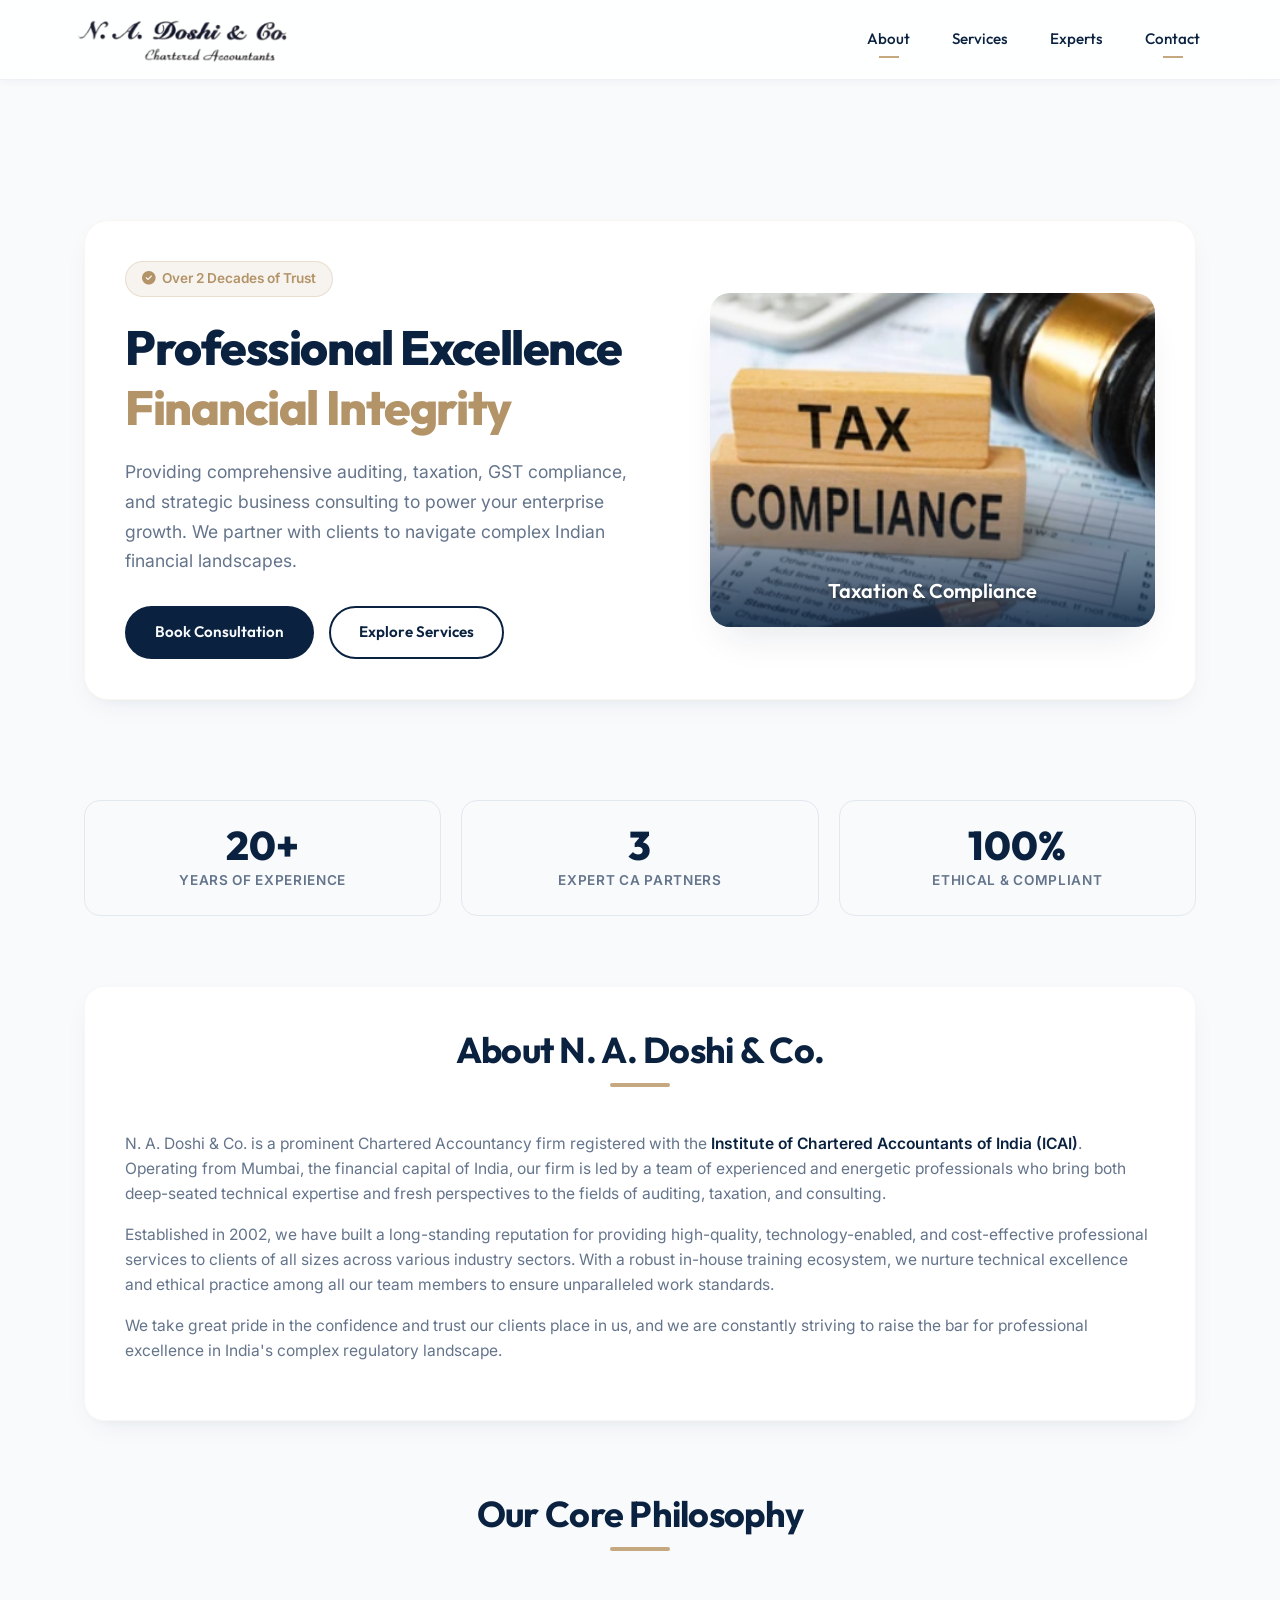
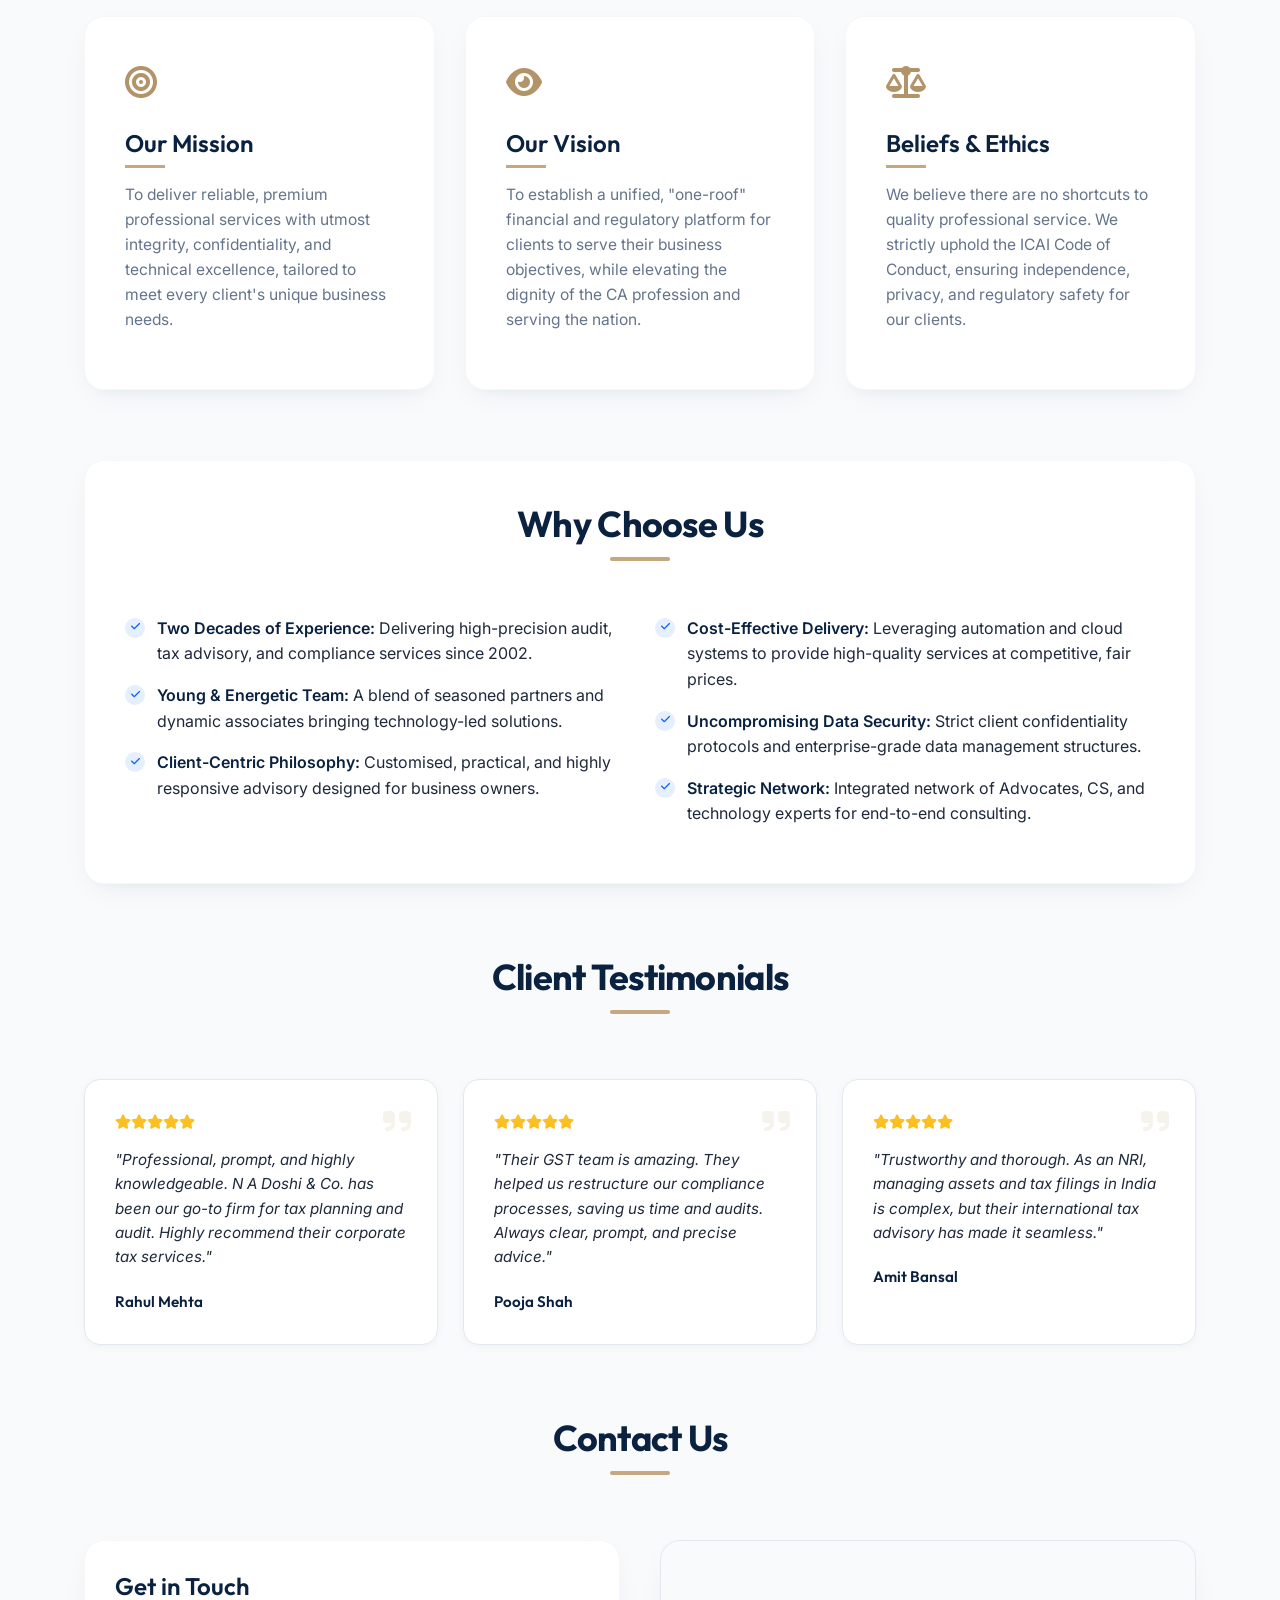
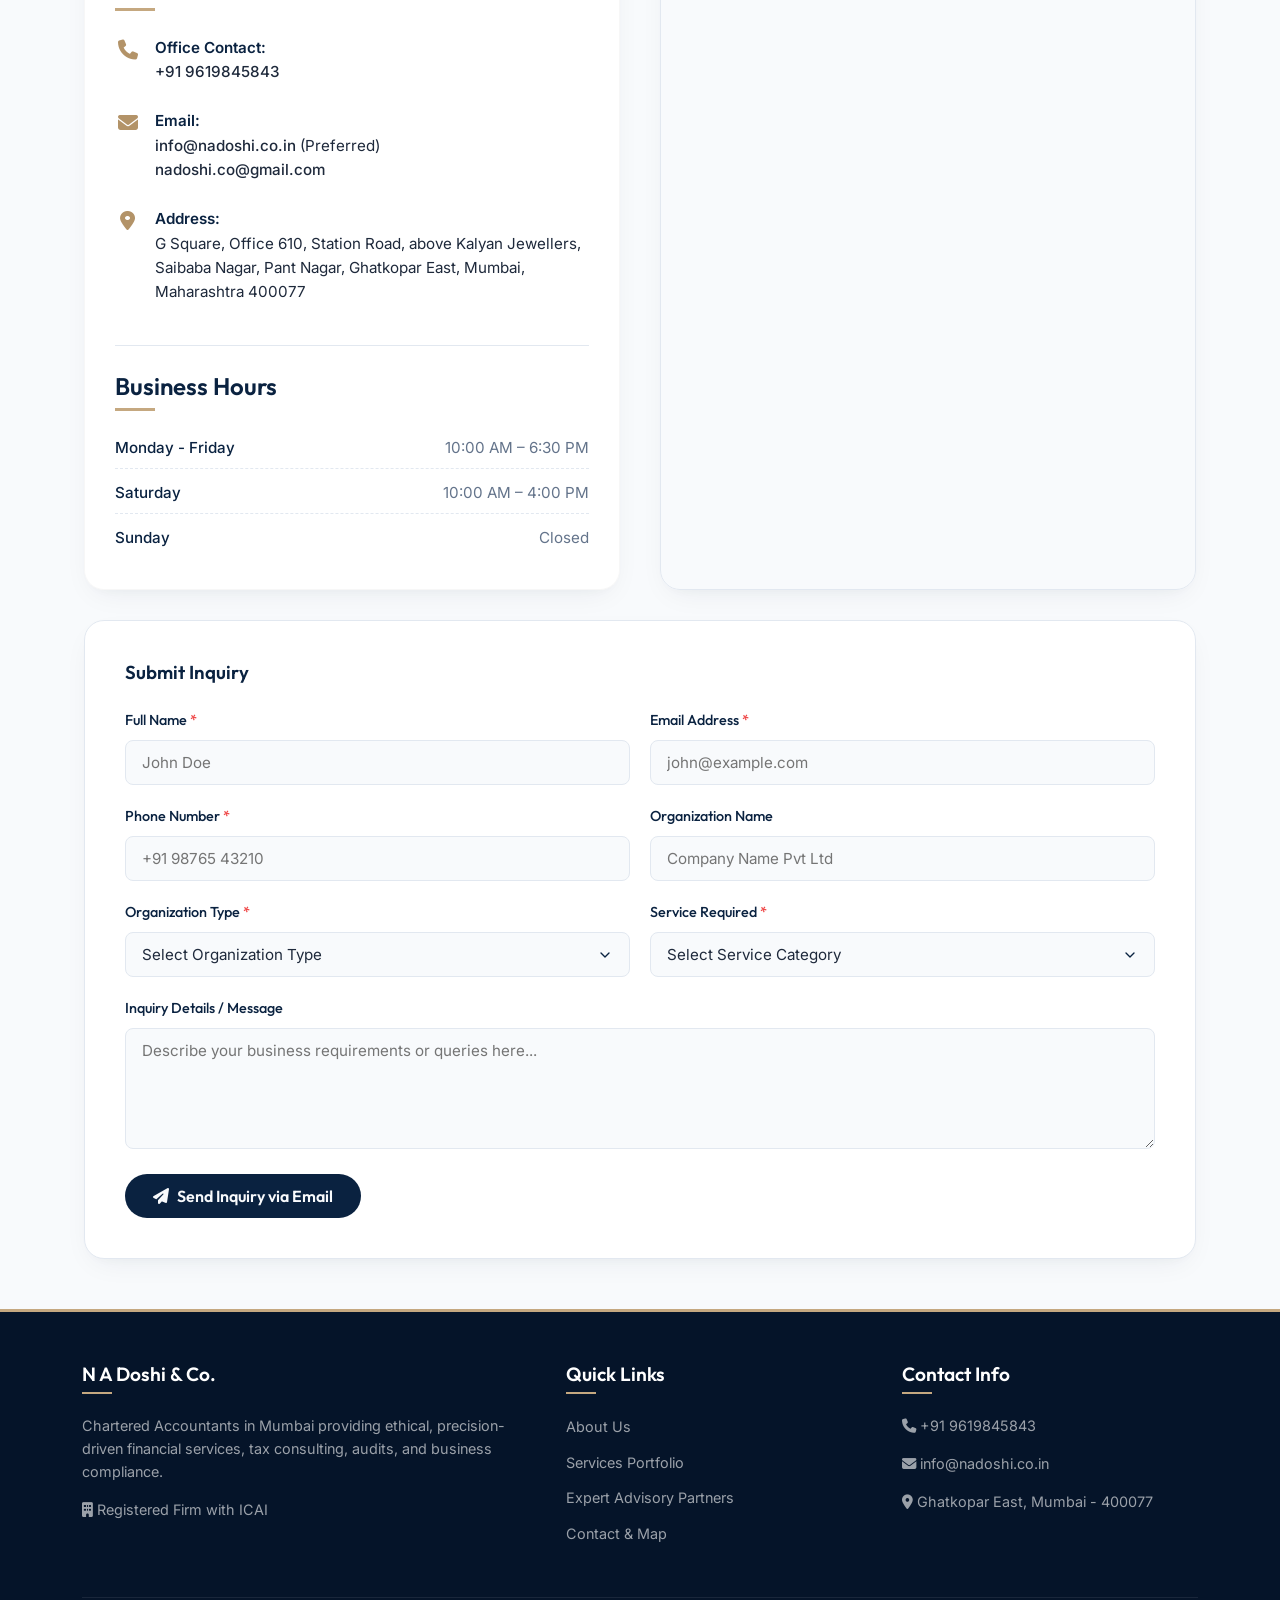
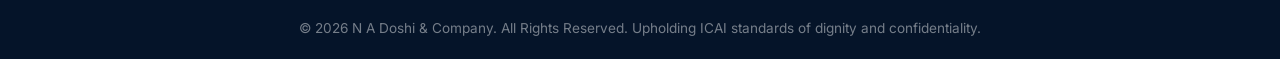
<file: index.html>
<!DOCTYPE html>
<html lang="en">

<head>
  <meta charset="UTF-8" />
  <meta name="viewport" content="width=device-width, initial-scale=1.0" />
  <title>N A Doshi & Company | Chartered Accountants Mumbai</title>

  <!-- Meta Descriptions for SEO -->
  <meta name="description"
    content="N. A. Doshi & Co. is a leading Chartered Accountancy firm based in Mumbai. Providing auditing, taxation, GST, financial advisory, and NRI consultation services since 2002." />

  <!-- Font Awesome for modern icons -->
  <link rel="stylesheet" href="https://cdnjs.cloudflare.com/ajax/libs/font-awesome/6.4.0/css/all.min.css" />

  <!-- Global Stylesheet -->
  <link rel="stylesheet" href="style.css?v=1.1" />

  <!-- AOS Animation Library -->
  <link href="https://unpkg.com/aos@2.3.4/dist/aos.css" rel="stylesheet" />
</head>

<body>

  <!-- Sticky Header -->
  <header class="header">
    <div class="header-container">
      <a href="index.html" class="logo-container" id="nav-logo">
        <img src="nadoshi2.png" alt="N A Doshi & Company Logo" />
      </a>

      <!-- Desktop Navigation -->
      <nav class="navbar" id="desktop-navbar">
        <a href="index.html" class="nav-link">About</a>
        <a href="services.html" class="nav-link">Services</a>
        <a href="Experts.html" class="nav-link">Experts</a>
        <a href="#contact" class="nav-link">Contact</a>
      </nav>

      <!-- Hamburger Menu for Mobile -->
      <button class="hamburger" aria-label="Toggle navigation" id="menu-toggle">
        <span></span>
        <span></span>
        <span></span>
      </button>
    </div>
  </header>

  <!-- Mobile Drawer Menu Overlay -->
  <div class="mobile-menu" id="mobile-drawer">
    <a href="index.html" class="nav-link">About</a>
    <a href="services.html" class="nav-link">Services</a>
    <a href="Experts.html" class="nav-link">Experts</a>
    <a href="#contact" class="nav-link">Contact</a>
  </div>

  <!-- Hero & Slideshow Section -->
  <section class="container" style="padding-top: 120px; padding-bottom: 40px;">
    <div class="hero-wrapper" data-aos="fade-up">
      <div class="hero-content">
        <div class="hero-badge">
          <i class="fa-solid fa-circle-check"></i> Over 2 Decades of Trust
        </div>
        <h1>
          Professional Excellence
          <span>Financial Integrity</span>
        </h1>
        <p>
          Providing comprehensive auditing, taxation, GST compliance, and strategic business consulting to power your
          enterprise growth. We partner with clients to navigate complex Indian financial landscapes.
        </p>
        <div class="hero-actions">
          <a href="#inquiry" class="btn btn-primary">Book Consultation</a>
          <a href="services.html" class="btn btn-outline">Explore Services</a>
        </div>
      </div>

      <div class="services-slideshow">
        <div class="slideshow-container">
          <div class="slide active-slide">
            <img src="Taxation & Compliance.png" alt="Taxation and Compliance Services" />
            <div class="slide-caption">Taxation & Compliance</div>
          </div>
          <div class="slide">
            <img src="Auditing & Assurance.jpeg" alt="Auditing and Assurance Services" />
            <div class="slide-caption">Auditing & Assurance</div>
          </div>
          <div class="slide">
            <img src="Financial Consulting & Advisory.jpg" alt="Financial Advisory Services" />
            <div class="slide-caption">Financial Consulting & Advisory</div>
          </div>
          <div class="slide">
            <img src="Additional Services.jpg" alt="Additional Corporate Compliance Services" />
            <div class="slide-caption">Additional Corporate Services</div>
          </div>
        </div>
      </div>
    </div>
  </section>

  <!-- Stat Badges Section -->
  <section class="container" style="padding-top: 20px; padding-bottom: 50px;">
    <div class="stats-container" data-aos="fade-up">
      <div class="stat-card">
        <div class="number">20+</div>
        <div class="label">Years of Experience</div>
      </div>
      <div class="stat-card">
        <div class="number">3</div>
        <div class="label">Expert CA Partners</div>
      </div>
      <div class="stat-card">
        <div class="number">100%</div>
        <div class="label">Ethical & Compliant</div>
      </div>
    </div>
  </section>

  <!-- About Us Section -->
  <section id="about" class="container" style="padding-top: 20px; padding-bottom: 50px;">
    <div class="info-card" data-aos="fade-up">
      <div class="section-header" style="margin-bottom: 30px;">
        <h2>About N. A. Doshi & Co.</h2>
      </div>
      <p>
        N. A. Doshi & Co. is a prominent Chartered Accountancy firm registered with the <strong>Institute of Chartered
        Accountants of India (ICAI)</strong>. Operating from Mumbai, the financial capital of India, our firm is led by a team
        of experienced and energetic professionals who bring both deep-seated technical expertise and fresh perspectives
        to the fields of auditing, taxation, and consulting.
      </p>
      <p>
        Established in 2002, we have built a long-standing reputation for providing high-quality, technology-enabled,
        and cost-effective professional services to clients of all sizes across various industry sectors. With a robust
        in-house training ecosystem, we nurture technical excellence and ethical practice among all our team members to
        ensure unparalleled work standards.
      </p>
      <p>
        We take great pride in the confidence and trust our clients place in us, and we are constantly striving to raise
        the bar for professional excellence in India's complex regulatory landscape.
      </p>
    </div>
  </section>

  <!-- Mission, Vision & Ethics Section -->
  <section id="philosophy" class="container" style="padding-top: 20px; padding-bottom: 50px;">
    <div class="section-header" data-aos="fade-up">
      <h2>Our Core Philosophy</h2>
    </div>

    <div class="card-grid-3">
      <!-- Card 1 -->
      <div class="info-card" data-aos="fade-up" data-aos-delay="100">
        <div style="font-size: 2rem; color: var(--accent-hover); margin-bottom: 20px;">
          <i class="fa-solid fa-bullseye"></i>
        </div>
        <h3>Our Mission</h3>
        <p style="margin-top: 15px;">
          To deliver reliable, premium professional services with utmost integrity, confidentiality, and technical
          excellence, tailored to meet every client's unique business needs.
        </p>
      </div>

      <!-- Card 2 -->
      <div class="info-card" data-aos="fade-up" data-aos-delay="200">
        <div style="font-size: 2rem; color: var(--accent-hover); margin-bottom: 20px;">
          <i class="fa-solid fa-eye"></i>
        </div>
        <h3>Our Vision</h3>
        <p style="margin-top: 15px;">
          To establish a unified, "one-roof" financial and regulatory platform for clients to serve their business
          objectives, while elevating the dignity of the CA profession and serving the nation.
        </p>
      </div>

      <!-- Card 3 -->
      <div class="info-card" data-aos="fade-up" data-aos-delay="300">
        <div style="font-size: 2rem; color: var(--accent-hover); margin-bottom: 20px;">
          <i class="fa-solid fa-scale-balanced"></i>
        </div>
        <h3>Beliefs & Ethics</h3>
        <p style="margin-top: 15px;">
          We believe there are no shortcuts to quality professional service. We strictly uphold the ICAI Code of
          Conduct, ensuring independence, privacy, and regulatory safety for our clients.
        </p>
      </div>
    </div>
  </section>

  <!-- Why Choose Us Section -->
  <section id="whyus" class="container" style="padding-top: 20px; padding-bottom: 50px;">
    <div class="info-card" data-aos="fade-up">
      <div class="section-header" style="margin-bottom: 40px;">
        <h2>Why Choose Us</h2>
      </div>

      <div class="card-grid-2">
        <div>
          <ul class="feature-list">
            <li>
              <strong>Two Decades of Experience:</strong>
              Delivering high-precision audit, tax advisory, and compliance services since 2002.
            </li>
            <li>
              <strong>Young & Energetic Team:</strong>
              A blend of seasoned partners and dynamic associates bringing technology-led solutions.
            </li>
            <li>
              <strong>Client-Centric Philosophy:</strong>
              Customised, practical, and highly responsive advisory designed for business owners.
            </li>
          </ul>
        </div>
        <div>
          <ul class="feature-list">
            <li>
              <strong>Cost-Effective Delivery:</strong>
              Leveraging automation and cloud systems to provide high-quality services at competitive, fair prices.
            </li>
            <li>
              <strong>Uncompromising Data Security:</strong>
              Strict client confidentiality protocols and enterprise-grade data management structures.
            </li>
            <li>
              <strong>Strategic Network:</strong>
              Integrated network of Advocates, CS, and technology experts for end-to-end consulting.
            </li>
          </ul>
        </div>
      </div>
    </div>
  </section>

  <!-- Testimonials Section -->
  <section id="testimonials" class="container" style="padding-top: 20px; padding-bottom: 50px;">
    <div class="section-header" data-aos="fade-up">
      <h2>Client Testimonials</h2>
    </div>

    <div class="testimonials-grid">
      <!-- Card 1 -->
      <div class="testimonial-card" data-aos="fade-up" data-aos-delay="100">
        <i class="fa-solid fa-quote-right quote-icon"></i>
        <div class="stars">
          <i class="fa-solid fa-star"></i><i class="fa-solid fa-star"></i><i class="fa-solid fa-star"></i><i
            class="fa-solid fa-star"></i><i class="fa-solid fa-star"></i>
        </div>
        <p class="testimonial-text">
          "Professional, prompt, and highly knowledgeable. N A Doshi & Co. has been our go-to firm for tax planning and
          audit. Highly recommend their corporate tax services."
        </p>
        <div class="testimonial-author">Rahul Mehta</div>
      </div>

      <!-- Card 2 -->
      <div class="testimonial-card" data-aos="fade-up" data-aos-delay="200">
        <i class="fa-solid fa-quote-right quote-icon"></i>
        <div class="stars">
          <i class="fa-solid fa-star"></i><i class="fa-solid fa-star"></i><i class="fa-solid fa-star"></i><i
            class="fa-solid fa-star"></i><i class="fa-solid fa-star"></i>
        </div>
        <p class="testimonial-text">
          "Their GST team is amazing. They helped us restructure our compliance processes, saving us time and audits.
          Always clear, prompt, and precise advice."
        </p>
        <div class="testimonial-author">Pooja Shah</div>
      </div>

      <!-- Card 3 -->
      <div class="testimonial-card" data-aos="fade-up" data-aos-delay="300">
        <i class="fa-solid fa-quote-right quote-icon"></i>
        <div class="stars">
          <i class="fa-solid fa-star"></i><i class="fa-solid fa-star"></i><i class="fa-solid fa-star"></i><i
            class="fa-solid fa-star"></i><i class="fa-solid fa-star"></i>
        </div>
        <p class="testimonial-text">
          "Trustworthy and thorough. As an NRI, managing assets and tax filings in India is complex, but their
          international tax advisory has made it seamless."
        </p>
        <div class="testimonial-author">Amit Bansal</div>
      </div>
    </div>
  </section>

  <!-- Contact Us Section -->
  <section id="contact" class="container" style="padding-top: 20px; padding-bottom: 50px;">
    <div class="section-header" data-aos="fade-up">
      <h2>Contact Us</h2>
    </div>

    <div class="contact-grid" data-aos="fade-up">
      <!-- Info and Hours -->
      <div class="info-card" style="padding: 30px;">
        <h3>Get in Touch</h3>
        <ul class="contact-info-list">
          <li>
            <i class="fa-solid fa-phone"></i>
            <strong>Office Contact:</strong><br />
            <a href="tel:+919619845843">+91 9619845843</a>
          </li>
          <li>
            <i class="fa-solid fa-envelope"></i>
            <strong>Email:</strong><br />
            <a href="mailto:info@nadoshi.co.in">info@nadoshi.co.in</a> (Preferred)<br />
            <a href="mailto:nadoshi.co@gmail.com">nadoshi.co@gmail.com</a>
          </li>
          <li>
            <i class="fa-solid fa-location-dot"></i>
            <strong>Address:</strong><br />
            G Square, Office 610, Station Road, above Kalyan Jewellers, Saibaba Nagar, Pant Nagar, Ghatkopar East,
            Mumbai, Maharashtra 400077
          </li>
        </ul>

        <h3 style="margin-top: 40px; border-top: 1px solid var(--border-color); padding-top: 25px;">Business Hours</h3>
        <div class="business-hours">
          <div class="hours-row">
            <span>Monday - Friday</span>
            <span>10:00 AM – 6:30 PM</span>
          </div>
          <div class="hours-row">
            <span>Saturday</span>
            <span>10:00 AM – 4:00 PM</span>
          </div>
          <div class="hours-row">
            <span>Sunday</span>
            <span>Closed</span>
          </div>
        </div>
      </div>

      <!-- Map & Directions -->
      <div class="map-container">
        <iframe title="N A Doshi & Company Ghatkopar Office Map"
          src="https://www.google.com/maps/embed?pb=!1m18!1m12!1m3!1d3770.0768564295324!2d72.9035831!3d19.0837638!2m3!1f0!2f0!3f0!3m2!1i1024!2i768!4f13.1!3m3!1m2!1s0x3be7c62c6a0c5719%3A0x9c09503579dd2cac!2sN+A+Doshi+%26+Company!5e0!3m2!1sen!2sin!4v1718360000000!5m2!1sen!2sin"
          allowfullscreen="" loading="lazy" referrerpolicy="no-referrer-when-downgrade">
        </iframe>
      </div>
    </div>

    <!-- Contact Form (Custom Inquiry Form) -->
    <div id="inquiry" class="form-card" data-aos="fade-up" style="margin-top: 30px;">
      <h3 style="margin-bottom: 25px;">Submit Inquiry</h3>
      <form id="inquiryForm" class="inquiry-form">
        <div class="form-grid">
          <div class="form-group">
            <label for="fullName">Full Name <span>*</span></label>
            <input type="text" id="fullName" required placeholder="John Doe" />
          </div>
          <div class="form-group">
            <label for="emailAddr">Email Address <span>*</span></label>
            <input type="email" id="emailAddr" required placeholder="john@example.com" />
          </div>
          <div class="form-group">
            <label for="phoneNum">Phone Number <span>*</span></label>
            <input type="tel" id="phoneNum" required placeholder="+91 98765 43210" />
          </div>
          <div class="form-group">
            <label for="orgName">Organization Name</label>
            <input type="text" id="orgName" placeholder="Company Name Pvt Ltd" />
          </div>
          <div class="form-group">
            <label for="orgType">Organization Type <span>*</span></label>
            <select id="orgType" required>
              <option value="" disabled selected>Select Organization Type</option>
              <option value="Proprietorship">Proprietorship</option>
              <option value="Partnership">Partnership Firm</option>
              <option value="LLP">Limited Liability Partnership (LLP)</option>
              <option value="Pvt Ltd">Private Limited Company (Pvt Ltd)</option>
              <option value="Public Ltd">Public Limited Company</option>
              <option value="Startup">Startup / DPIIT Registered Venture</option>
              <option value="NGO / Trust">NGO / Society / Trust</option>
              <option value="Charitable / Religious Trust">Charitable / Religious Trust</option>
              <option value="Individual">Individual / Freelancer</option>
              <option value="Other">Other</option>
            </select>
          </div>
          <div class="form-group">
            <label for="serviceReq">Service Required <span>*</span></label>
            <select id="serviceReq" required>
              <option value="" disabled selected>Select Service Category</option>
              <option value="Taxation & Compliance">Taxation & Compliance (Income Tax, GST, NRI)</option>
              <option value="Auditing & Assurance">Auditing & Assurance (Statutory, Tax, Internal, Bank)</option>
              <option value="Financial Consulting & Advisory">Financial Consulting & Advisory (Funding, Accounting)</option>
              <option value="Company / LLP Incorporation">Company / LLP Incorporation & Registrations</option>
              <option value="Company Secretarial (MCA) Compliance">Company Secretarial (MCA) Compliance</option>
              <option value="Other Services">Other Financial / Regulatory Services</option>
            </select>
          </div>
        </div>
        <div class="form-group" style="margin-top: 20px;">
          <label for="message">Inquiry Details / Message</label>
          <textarea id="message" rows="5" placeholder="Describe your business requirements or queries here..."></textarea>
        </div>
        <button type="submit" class="btn btn-primary" style="margin-top: 25px; border: none; font-size: 1rem;">
          <i class="fa-solid fa-paper-plane"></i> Send Inquiry via Email
        </button>
      </form>
    </div>
  </section>

  <!-- Global Footer -->
  <footer class="footer">
    <div class="footer-content">
      <div class="footer-column">
        <h3>N A Doshi & Co.</h3>
        <p>Chartered Accountants in Mumbai providing ethical, precision-driven financial services, tax consulting,
          audits, and business compliance.</p>
        <p><i class="fa-solid fa-building"></i> Registered Firm with ICAI</p>
      </div>
      <div class="footer-column">
        <h3>Quick Links</h3>
        <ul class="footer-links">
          <li><a href="index.html">About Us</a></li>
          <li><a href="services.html">Services Portfolio</a></li>
          <li><a href="Experts.html">Expert Advisory Partners</a></li>
          <li><a href="#contact">Contact & Map</a></li>
        </ul>
      </div>
      <div class="footer-column">
        <h3>Contact Info</h3>
        <p><i class="fa-solid fa-phone"></i> <a href="tel:+919619845843">+91 9619845843</a></p>
        <p><i class="fa-solid fa-envelope"></i> <a href="mailto:info@nadoshi.co.in">info@nadoshi.co.in</a></p>
        <p><i class="fa-solid fa-location-dot"></i> <a href="https://maps.app.goo.gl/F3PTbHTdzbsGvwiL7" target="_blank"
            rel="noopener">Ghatkopar East, Mumbai - 400077</a></p>
      </div>
    </div>
    <div class="footer-bottom">
      &copy; 2026 N A Doshi & Company. All Rights Reserved. Upholding ICAI standards of dignity and confidentiality.
    </div>
  </footer>

  <!-- AOS Animation Library Initialization -->
  <script src="https://unpkg.com/aos@2.3.4/dist/aos.js"></script>
  <script>
    AOS.init({
      duration: 800,
      easing: 'ease-out-cubic',
      once: true
    });
  </script>

  <!-- Custom scripts -->
  <script src="main.js"></script>
</body>

</html>
</file>
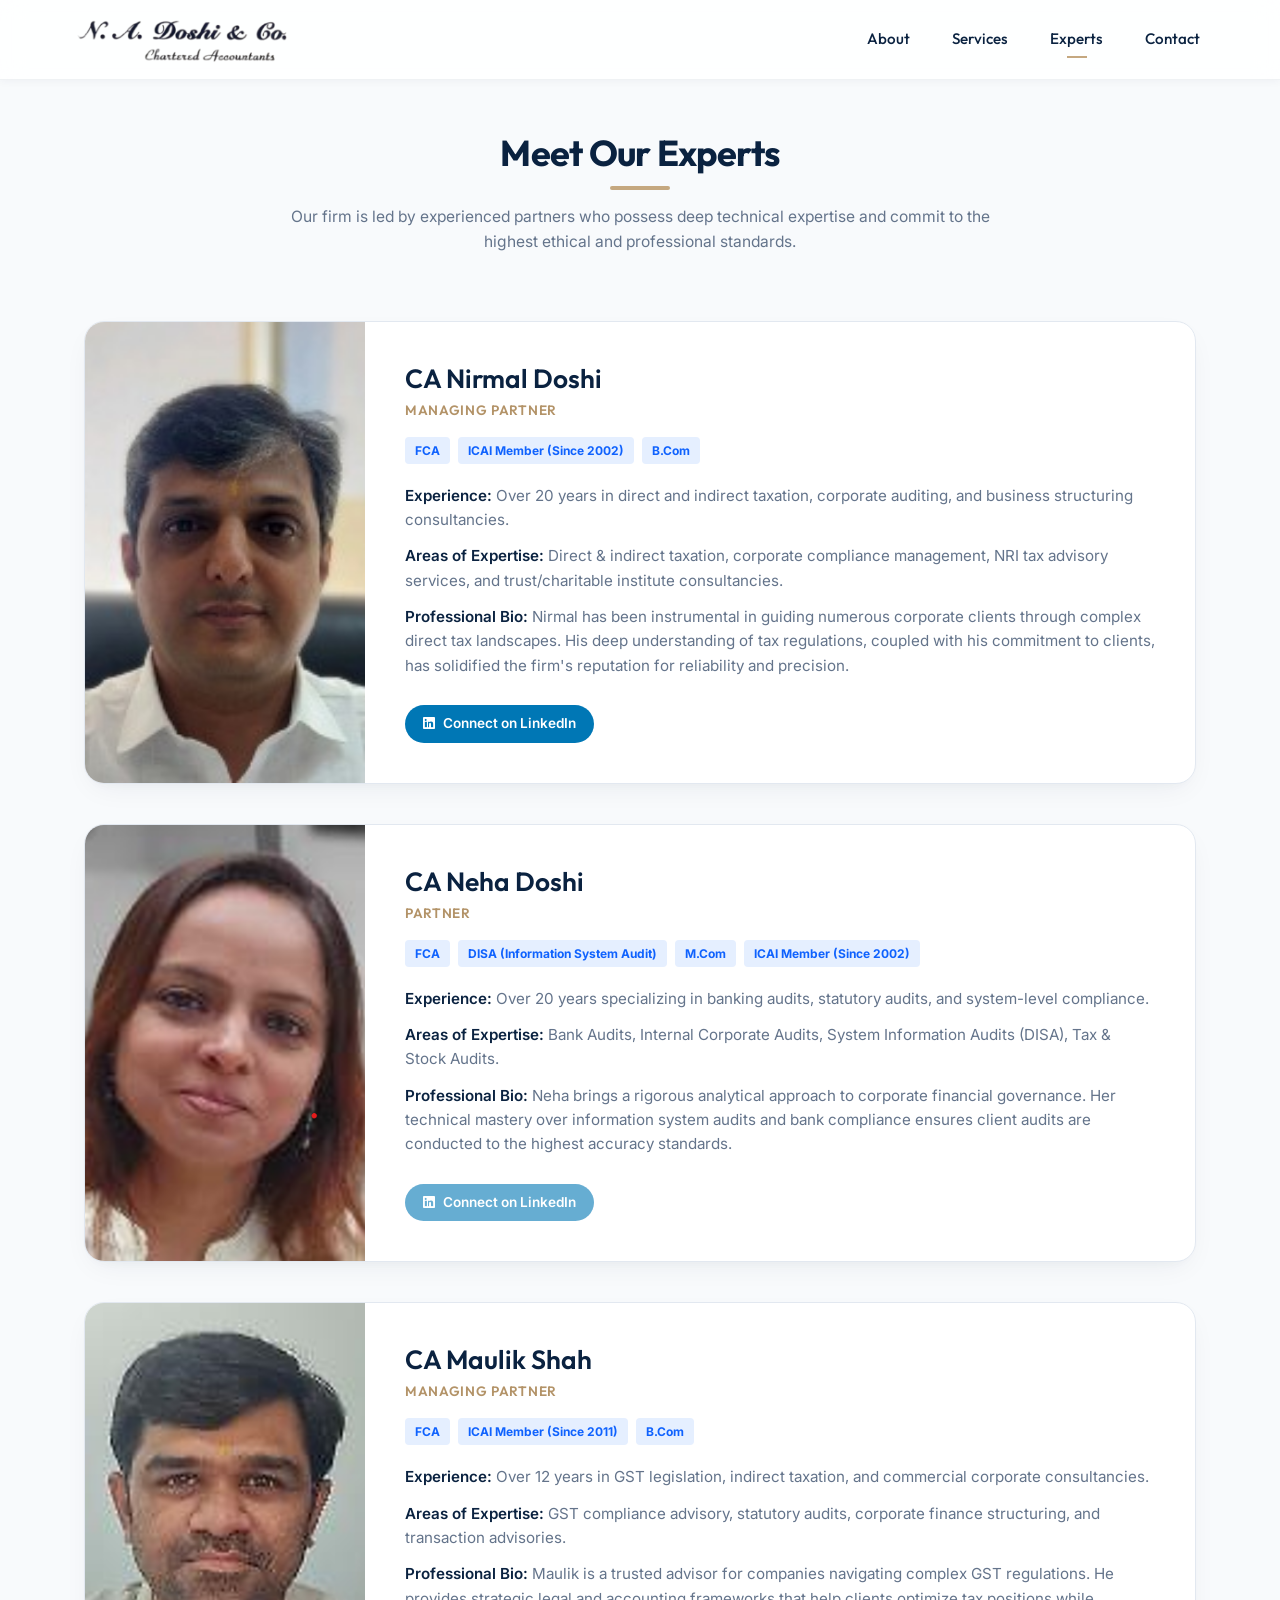
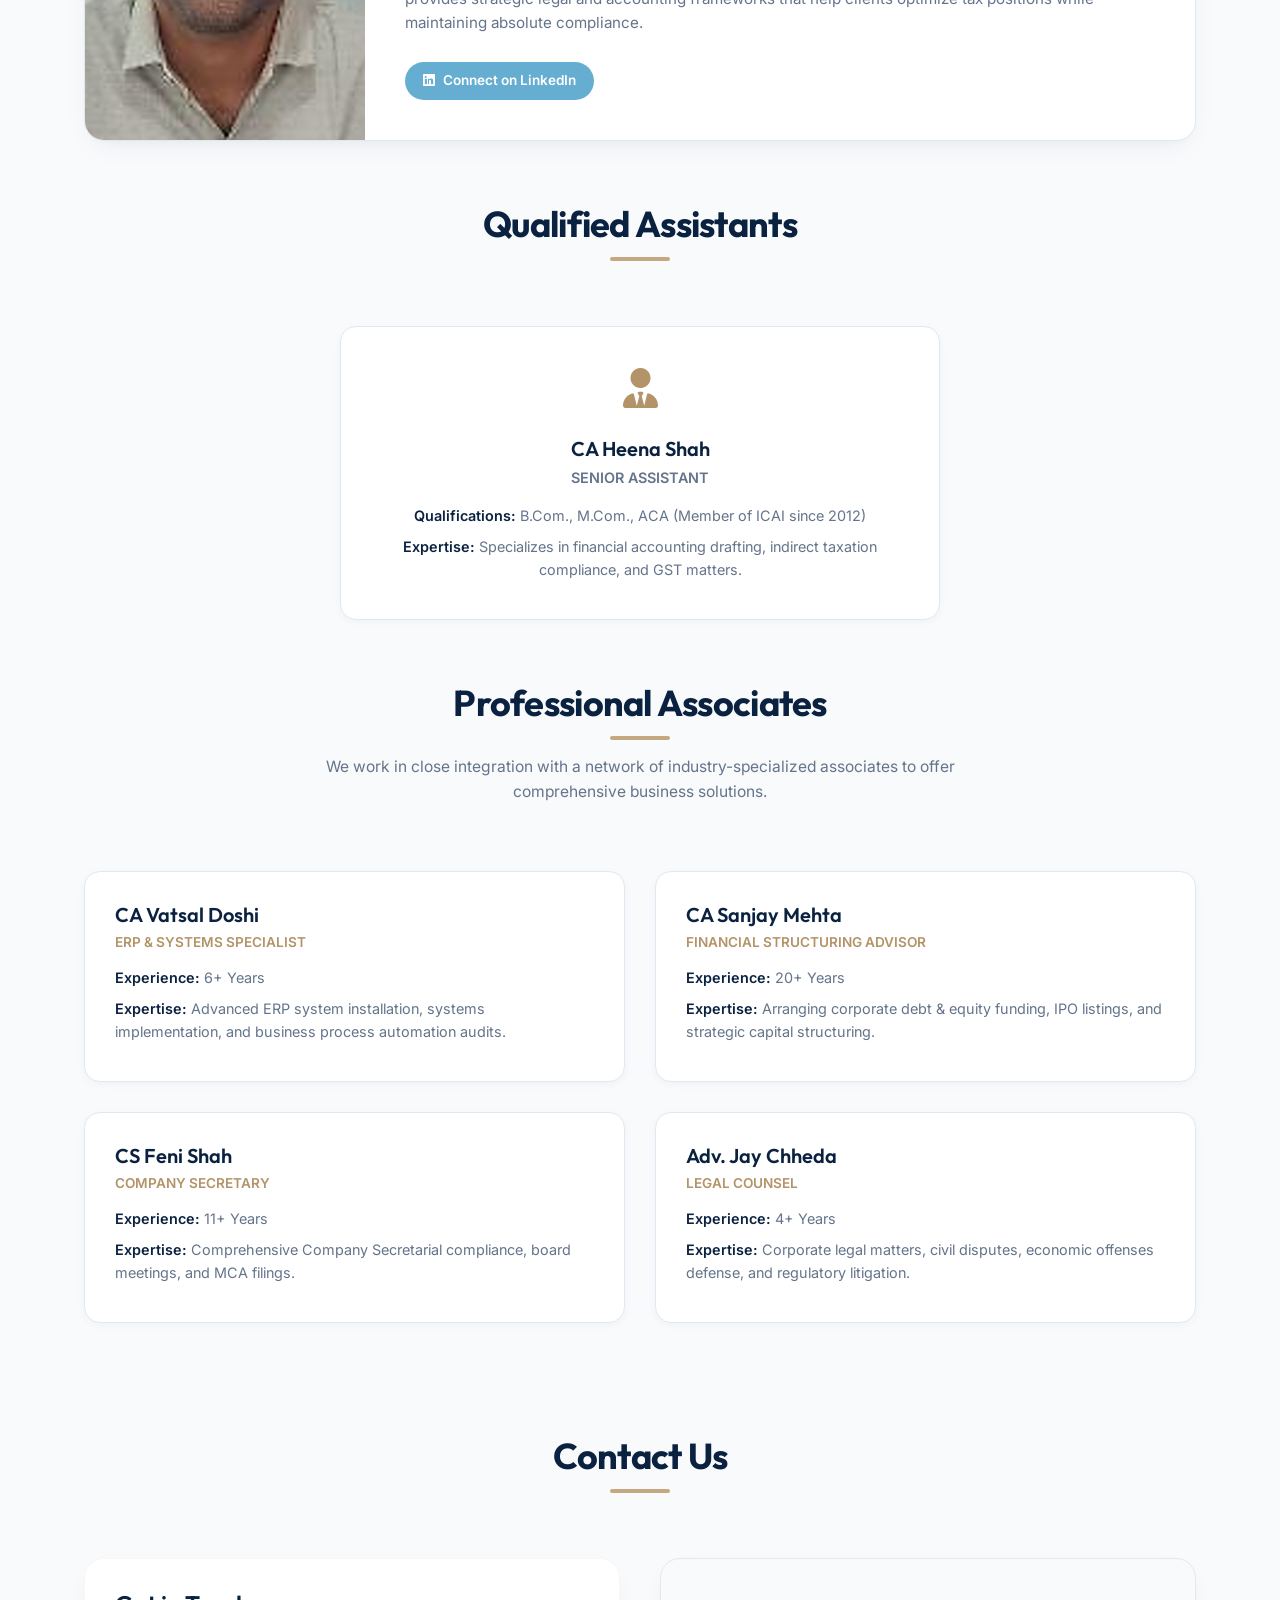
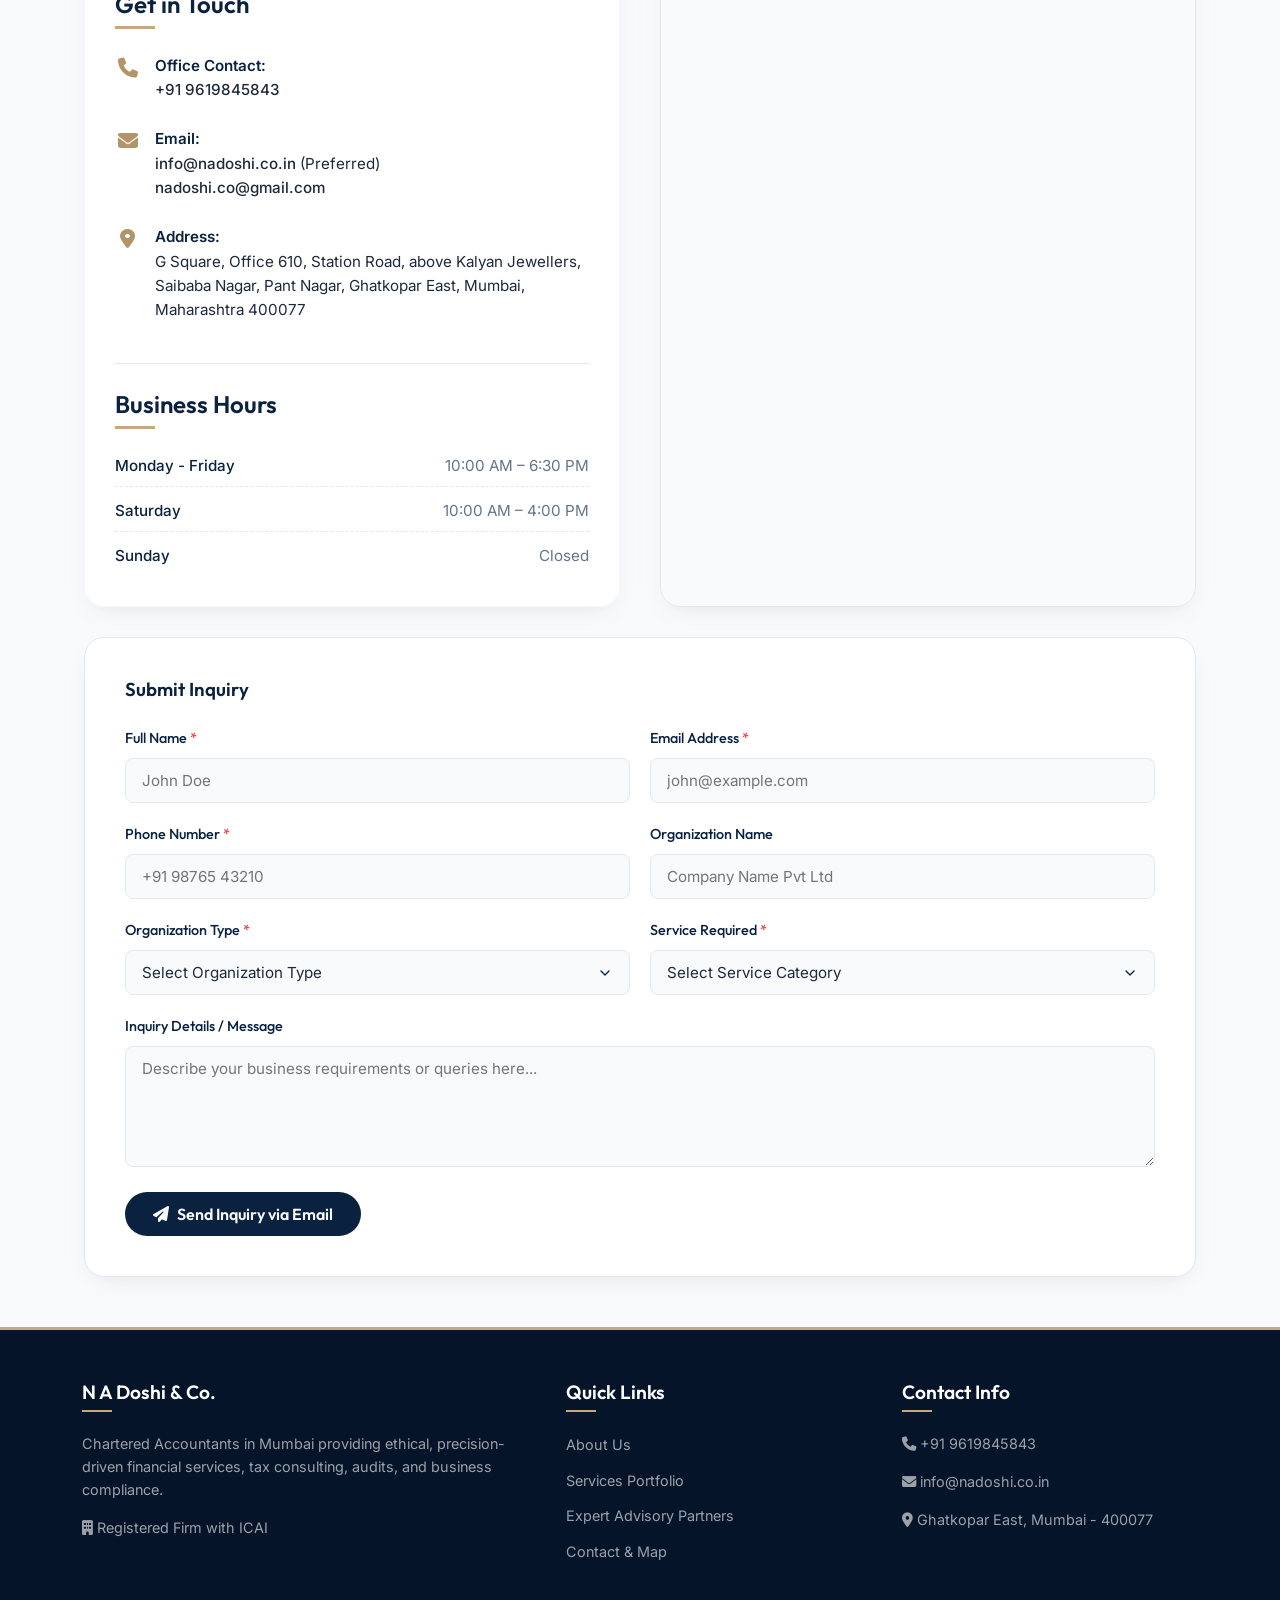
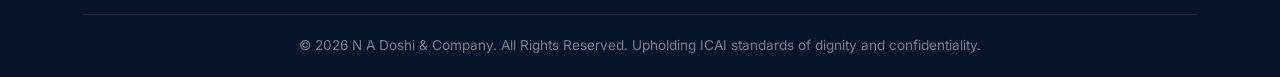
<file: Experts.html>
<!DOCTYPE html>
<html lang="en">
<head>
  <meta charset="UTF-8" />
  <meta name="viewport" content="width=device-width, initial-scale=1.0" />
  <title>Meet Our Experts | N A Doshi & Company</title>
  
  <meta name="description" content="Meet the partners, advisors, and professional associates at N. A. Doshi & Co. Experienced Chartered Accountants, company secretaries, and legal experts." />

  <!-- Font Awesome for modern icons -->
  <link rel="stylesheet" href="https://cdnjs.cloudflare.com/ajax/libs/font-awesome/6.4.0/css/all.min.css" />

  <!-- Global Stylesheet -->
  <link rel="stylesheet" href="style.css?v=1.1" />

  <!-- AOS Animation Library -->
  <link href="https://unpkg.com/aos@2.3.4/dist/aos.css" rel="stylesheet" />
</head>
<body>

  <!-- Sticky Header -->
  <header class="header">
    <div class="header-container">
      <a href="index.html" class="logo-container" id="nav-logo">
        <img src="nadoshi2.png" alt="N A Doshi & Company Logo" />
      </a>
      
      <!-- Desktop Navigation -->
      <nav class="navbar" id="desktop-navbar">
        <a href="index.html" class="nav-link">About</a>
        <a href="services.html" class="nav-link">Services</a>
        <a href="Experts.html" class="nav-link">Experts</a>
        <a href="#contact" class="nav-link">Contact</a>
      </nav>

      <!-- Hamburger Menu for Mobile -->
      <button class="hamburger" aria-label="Toggle navigation" id="menu-toggle">
        <span></span>
        <span></span>
        <span></span>
      </button>
    </div>
  </header>

  <!-- Mobile Drawer Menu Overlay -->
  <div class="mobile-menu" id="mobile-drawer">
    <a href="index.html" class="nav-link">About</a>
    <a href="services.html" class="nav-link">Services</a>
    <a href="Experts.html" class="nav-link">Experts</a>
    <a href="#contact" class="nav-link">Contact</a>
  </div>

  <!-- Experts Main Container -->
  <main class="container" style="padding-top: 130px; padding-bottom: 60px;">
    <div class="section-header" data-aos="fade-up">
      <h2>Meet Our Experts</h2>
      <p>Our firm is led by experienced partners who possess deep technical expertise and commit to the highest ethical and professional standards.</p>
    </div>

    <!-- Partner Profile 1 -->
    <div class="expert-profile-card" data-aos="fade-up">
      <div class="expert-image-container">
        <img src="nirmal.jpeg" alt="CA Nirmal Doshi" />
      </div>
      <div class="expert-details">
        <h3>CA Nirmal Doshi</h3>
        <div class="expert-role">Managing Partner</div>
        
        <div class="expert-qualifications">
          <span class="qualification-badge">FCA</span>
          <span class="qualification-badge">ICAI Member (Since 2002)</span>
          <span class="qualification-badge">B.Com</span>
        </div>

        <p><strong>Experience:</strong> Over 20 years in direct and indirect taxation, corporate auditing, and business structuring consultancies.</p>
        <p><strong>Areas of Expertise:</strong> Direct & indirect taxation, corporate compliance management, NRI tax advisory services, and trust/charitable institute consultancies.</p>
        <p><strong>Professional Bio:</strong> Nirmal has been instrumental in guiding numerous corporate clients through complex direct tax landscapes. His deep understanding of tax regulations, coupled with his commitment to clients, has solidified the firm's reputation for reliability and precision.</p>
        
        <a href="https://www.linkedin.com/in/ca-nirmal-doshi-61064832/" target="_blank" rel="noopener" class="linkedin-btn">
          <i class="fa-brands fa-linkedin"></i> Connect on LinkedIn
        </a>
      </div>
    </div>

    <!-- Partner Profile 2 -->
    <div class="expert-profile-card" data-aos="fade-up">
      <div class="expert-image-container">
        <img src="neha.png" alt="CA Neha Doshi" />
      </div>
      <div class="expert-details">
        <h3>CA Neha Doshi</h3>
        <div class="expert-role">Partner</div>
        
        <div class="expert-qualifications">
          <span class="qualification-badge">FCA</span>
          <span class="qualification-badge">DISA (Information System Audit)</span>
          <span class="qualification-badge">M.Com</span>
          <span class="qualification-badge">ICAI Member (Since 2002)</span>
        </div>

        <p><strong>Experience:</strong> Over 20 years specializing in banking audits, statutory audits, and system-level compliance.</p>
        <p><strong>Areas of Expertise:</strong> Bank Audits, Internal Corporate Audits, System Information Audits (DISA), Tax & Stock Audits.</p>
        <p><strong>Professional Bio:</strong> Neha brings a rigorous analytical approach to corporate financial governance. Her technical mastery over information system audits and bank compliance ensures client audits are conducted to the highest accuracy standards.</p>
        
        <a class="linkedin-btn" style="opacity: 0.6; cursor: not-allowed; pointer-events: none;">
          <i class="fa-brands fa-linkedin"></i> Connect on LinkedIn
        </a>
      </div>
    </div>

    <!-- Partner Profile 3 -->
    <div class="expert-profile-card" data-aos="fade-up">
      <div class="expert-image-container">
        <img src="maulik.png" alt="CA Maulik Shah" />
      </div>
      <div class="expert-details">
        <h3>CA Maulik Shah</h3>
        <div class="expert-role">Managing Partner</div>
        
        <div class="expert-qualifications">
          <span class="qualification-badge">FCA</span>
          <span class="qualification-badge">ICAI Member (Since 2011)</span>
          <span class="qualification-badge">B.Com</span>
        </div>

        <p><strong>Experience:</strong> Over 12 years in GST legislation, indirect taxation, and commercial corporate consultancies.</p>
        <p><strong>Areas of Expertise:</strong> GST compliance advisory, statutory audits, corporate finance structuring, and transaction advisories.</p>
        <p><strong>Professional Bio:</strong> Maulik is a trusted advisor for companies navigating complex GST regulations. He provides strategic legal and accounting frameworks that help clients optimize tax positions while maintaining absolute compliance.</p>
        
        <a class="linkedin-btn" style="opacity: 0.6; cursor: not-allowed; pointer-events: none;">
          <i class="fa-brands fa-linkedin"></i> Connect on LinkedIn
        </a>
      </div>
    </div>

    <!-- Section: Qualified Assistants -->
    <section class="section" style="margin-top: 60px; margin-bottom: 50px;">
      <div class="section-header" data-aos="fade-up">
        <h2>Qualified Assistants</h2>
      </div>

      <div style="max-width: 600px; margin: 0 auto;" data-aos="fade-up">
        <div class="team-member-card" style="text-align: center;">
          <div style="font-size: 2.5rem; color: var(--accent-hover); margin-bottom: 15px;">
            <i class="fa-solid fa-user-tie"></i>
          </div>
          <h3>CA Heena Shah</h3>
          <div style="color: var(--text-muted); font-size: 0.9rem; font-weight: 600; text-transform: uppercase; margin-bottom: 15px;">Senior Assistant</div>
          <p><strong>Qualifications:</strong> B.Com., M.Com., ACA (Member of ICAI since 2012)</p>
          <p><strong>Expertise:</strong> Specializes in financial accounting drafting, indirect taxation compliance, and GST matters.</p>
        </div>
      </div>
    </section>

    <!-- Section: Professional Associates -->
    <section class="section" style="margin-top: 60px; margin-bottom: 30px;">
      <div class="section-header" data-aos="fade-up">
        <h2>Professional Associates</h2>
        <p>We work in close integration with a network of industry-specialized associates to offer comprehensive business solutions.</p>
      </div>

      <div class="card-grid-2" data-aos="fade-up">
        <!-- Associate 1 -->
        <div class="team-member-card">
          <h3>CA Vatsal Doshi</h3>
          <div style="color: var(--accent-hover); font-size: 0.85rem; font-weight: 600; text-transform: uppercase; margin-bottom: 12px;">ERP & Systems Specialist</div>
          <p><strong>Experience:</strong> 6+ Years</p>
          <p><strong>Expertise:</strong> Advanced ERP system installation, systems implementation, and business process automation audits.</p>
        </div>

        <!-- Associate 2 -->
        <div class="team-member-card">
          <h3>CA Sanjay Mehta</h3>
          <div style="color: var(--accent-hover); font-size: 0.85rem; font-weight: 600; text-transform: uppercase; margin-bottom: 12px;">Financial Structuring Advisor</div>
          <p><strong>Experience:</strong> 20+ Years</p>
          <p><strong>Expertise:</strong> Arranging corporate debt & equity funding, IPO listings, and strategic capital structuring.</p>
        </div>

        <!-- Associate 3 -->
        <div class="team-member-card">
          <h3>CS Feni Shah</h3>
          <div style="color: var(--accent-hover); font-size: 0.85rem; font-weight: 600; text-transform: uppercase; margin-bottom: 12px;">Company Secretary</div>
          <p><strong>Experience:</strong> 11+ Years</p>
          <p><strong>Expertise:</strong> Comprehensive Company Secretarial compliance, board meetings, and MCA filings.</p>
        </div>

        <!-- Associate 4 -->
        <div class="team-member-card">
          <h3>Adv. Jay Chheda</h3>
          <div style="color: var(--accent-hover); font-size: 0.85rem; font-weight: 600; text-transform: uppercase; margin-bottom: 12px;">Legal Counsel</div>
          <p><strong>Experience:</strong> 4+ Years</p>
          <p><strong>Expertise:</strong> Corporate legal matters, civil disputes, economic offenses defense, and regulatory litigation.</p>
        </div>
      </div>
    </section>
  </main>

  <!-- Contact Us Section -->
  <section id="contact" class="container" style="padding-top: 20px; padding-bottom: 50px;">
    <div class="section-header" data-aos="fade-up">
      <h2>Contact Us</h2>
    </div>

    <div class="contact-grid" data-aos="fade-up">
      <!-- Info and Hours -->
      <div class="info-card" style="padding: 30px;">
        <h3>Get in Touch</h3>
        <ul class="contact-info-list">
          <li>
            <i class="fa-solid fa-phone"></i>
            <strong>Office Contact:</strong><br />
            <a href="tel:+919619845843">+91 9619845843</a>
          </li>
          <li>
            <i class="fa-solid fa-envelope"></i>
            <strong>Email:</strong><br />
            <a href="mailto:info@nadoshi.co.in">info@nadoshi.co.in</a> (Preferred)<br />
            <a href="mailto:nadoshi.co@gmail.com">nadoshi.co@gmail.com</a>
          </li>
          <li>
            <i class="fa-solid fa-location-dot"></i>
            <strong>Address:</strong><br />
            G Square, Office 610, Station Road, above Kalyan Jewellers, Saibaba Nagar, Pant Nagar, Ghatkopar East, Mumbai, Maharashtra 400077
          </li>
        </ul>

        <h3 style="margin-top: 40px; border-top: 1px solid var(--border-color); padding-top: 25px;">Business Hours</h3>
        <div class="business-hours">
          <div class="hours-row">
            <span>Monday - Friday</span>
            <span>10:00 AM – 6:30 PM</span>
          </div>
          <div class="hours-row">
            <span>Saturday</span>
            <span>10:00 AM – 4:00 PM</span>
          </div>
          <div class="hours-row">
            <span>Sunday</span>
            <span>Closed</span>
          </div>
        </div>
      </div>

      <!-- Map & Directions -->
      <div class="map-container">
        <iframe 
          title="N A Doshi & Company Ghatkopar Office Map"
          src="https://www.google.com/maps/embed?pb=!1m18!1m12!1m3!1d3770.0768564295324!2d72.9035831!3d19.0837638!2m3!1f0!2f0!3f0!3m2!1i1024!2i768!4f13.1!3m3!1m2!1s0x3be7c62c6a0c5719%3A0x9c09503579dd2cac!2sN+A+Doshi+%26+Company!5e0!3m2!1sen!2sin!4v1718360000000!5m2!1sen!2sin" 
          allowfullscreen="" 
          loading="lazy" 
          referrerpolicy="no-referrer-when-downgrade">
        </iframe>
      </div>
    </div>

    <!-- Contact Form (Custom Inquiry Form) -->
    <div id="inquiry" class="form-card" data-aos="fade-up" style="margin-top: 30px;">
      <h3 style="margin-bottom: 25px;">Submit Inquiry</h3>
      <form id="inquiryForm" class="inquiry-form">
        <div class="form-grid">
          <div class="form-group">
            <label for="fullName">Full Name <span>*</span></label>
            <input type="text" id="fullName" required placeholder="John Doe" />
          </div>
          <div class="form-group">
            <label for="emailAddr">Email Address <span>*</span></label>
            <input type="email" id="emailAddr" required placeholder="john@example.com" />
          </div>
          <div class="form-group">
            <label for="phoneNum">Phone Number <span>*</span></label>
            <input type="tel" id="phoneNum" required placeholder="+91 98765 43210" />
          </div>
          <div class="form-group">
            <label for="orgName">Organization Name</label>
            <input type="text" id="orgName" placeholder="Company Name Pvt Ltd" />
          </div>
          <div class="form-group">
            <label for="orgType">Organization Type <span>*</span></label>
            <select id="orgType" required>
              <option value="" disabled selected>Select Organization Type</option>
              <option value="Proprietorship">Proprietorship</option>
              <option value="Partnership">Partnership Firm</option>
              <option value="LLP">Limited Liability Partnership (LLP)</option>
              <option value="Pvt Ltd">Private Limited Company (Pvt Ltd)</option>
              <option value="Public Ltd">Public Limited Company</option>
              <option value="Startup">Startup / DPIIT Registered Venture</option>
              <option value="NGO / Trust">NGO / Society / Trust</option>
              <option value="Charitable / Religious Trust">Charitable / Religious Trust</option>
              <option value="Individual">Individual / Freelancer</option>
              <option value="Other">Other</option>
            </select>
          </div>
          <div class="form-group">
            <label for="serviceReq">Service Required <span>*</span></label>
            <select id="serviceReq" required>
              <option value="" disabled selected>Select Service Category</option>
              <option value="Taxation & Compliance">Taxation & Compliance (Income Tax, GST, NRI)</option>
              <option value="Auditing & Assurance">Auditing & Assurance (Statutory, Tax, Internal, Bank)</option>
              <option value="Financial Consulting & Advisory">Financial Consulting & Advisory (Funding, Accounting)</option>
              <option value="Company / LLP Incorporation">Company / LLP Incorporation & Registrations</option>
              <option value="Company Secretarial (MCA) Compliance">Company Secretarial (MCA) Compliance</option>
              <option value="Other Services">Other Financial / Regulatory Services</option>
            </select>
          </div>
        </div>
        <div class="form-group" style="margin-top: 20px;">
          <label for="message">Inquiry Details / Message</label>
          <textarea id="message" rows="5" placeholder="Describe your business requirements or queries here..."></textarea>
        </div>
        <button type="submit" class="btn btn-primary" style="margin-top: 25px; border: none; font-size: 1rem;">
          <i class="fa-solid fa-paper-plane"></i> Send Inquiry via Email
        </button>
      </form>
    </div>
  </section>

  <!-- Global Footer -->
  <footer class="footer">
    <div class="footer-content">
      <div class="footer-column">
        <h3>N A Doshi & Co.</h3>
        <p>Chartered Accountants in Mumbai providing ethical, precision-driven financial services, tax consulting, audits, and business compliance.</p>
        <p><i class="fa-solid fa-building"></i> Registered Firm with ICAI</p>
      </div>
      <div class="footer-column">
        <h3>Quick Links</h3>
        <ul class="footer-links">
          <li><a href="index.html">About Us</a></li>
          <li><a href="services.html">Services Portfolio</a></li>
          <li><a href="Experts.html">Expert Advisory Partners</a></li>
          <li><a href="#contact">Contact & Map</a></li>
        </ul>
      </div>
      <div class="footer-column">
        <h3>Contact Info</h3>
        <p><i class="fa-solid fa-phone"></i> <a href="tel:+919619845843">+91 9619845843</a></p>
        <p><i class="fa-solid fa-envelope"></i> <a href="mailto:info@nadoshi.co.in">info@nadoshi.co.in</a></p>
        <p><i class="fa-solid fa-location-dot"></i> <a href="https://maps.app.goo.gl/F3PTbHTdzbsGvwiL7" target="_blank" rel="noopener">Ghatkopar East, Mumbai - 400077</a></p>
      </div>
    </div>
    <div class="footer-bottom">
      &copy; 2026 N A Doshi & Company. All Rights Reserved. Upholding ICAI standards of dignity and confidentiality.
    </div>
  </footer>

  <!-- AOS Animation Library Initialization -->
  <script src="https://unpkg.com/aos@2.3.4/dist/aos.js"></script>
  <script>
    AOS.init({
      duration: 800,
      easing: 'ease-out-cubic',
      once: true
    });
  </script>
  
  <!-- Custom scripts -->
  <script src="main.js"></script>
</body>
</html>
</file>
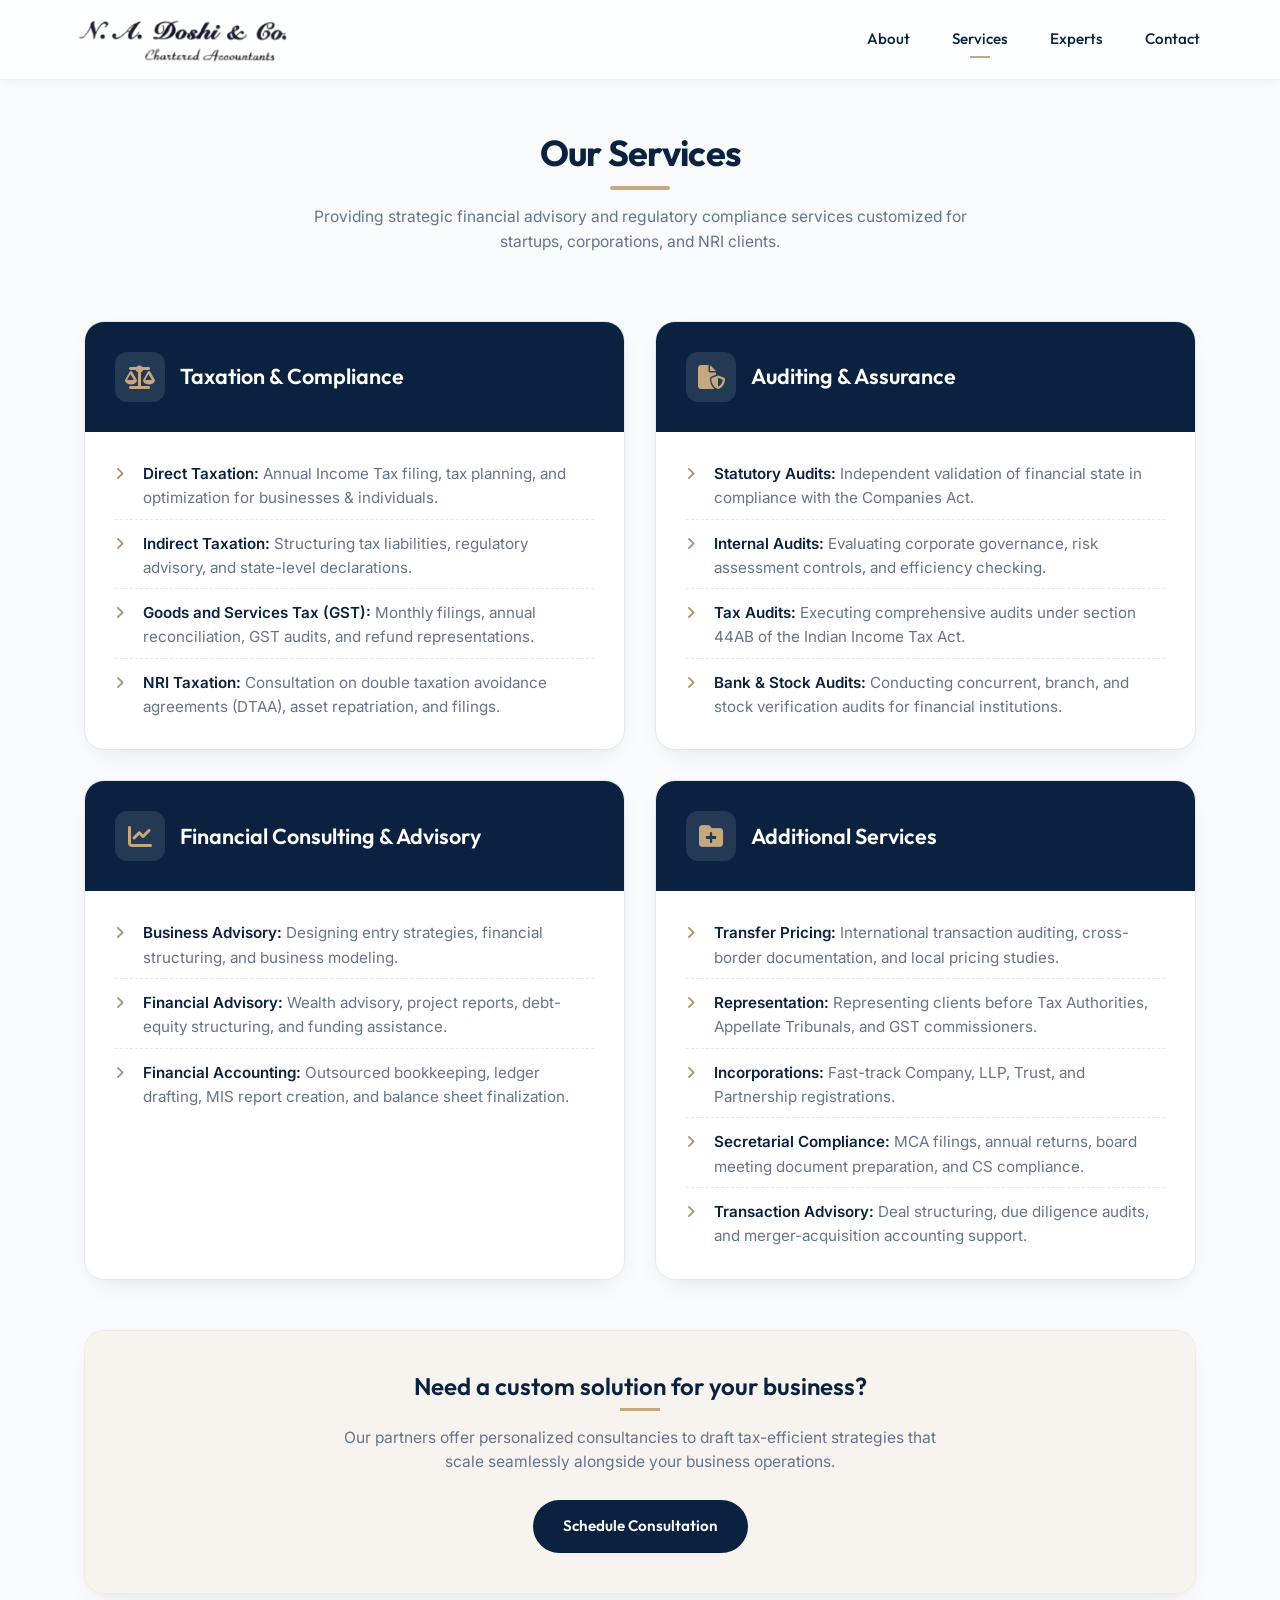
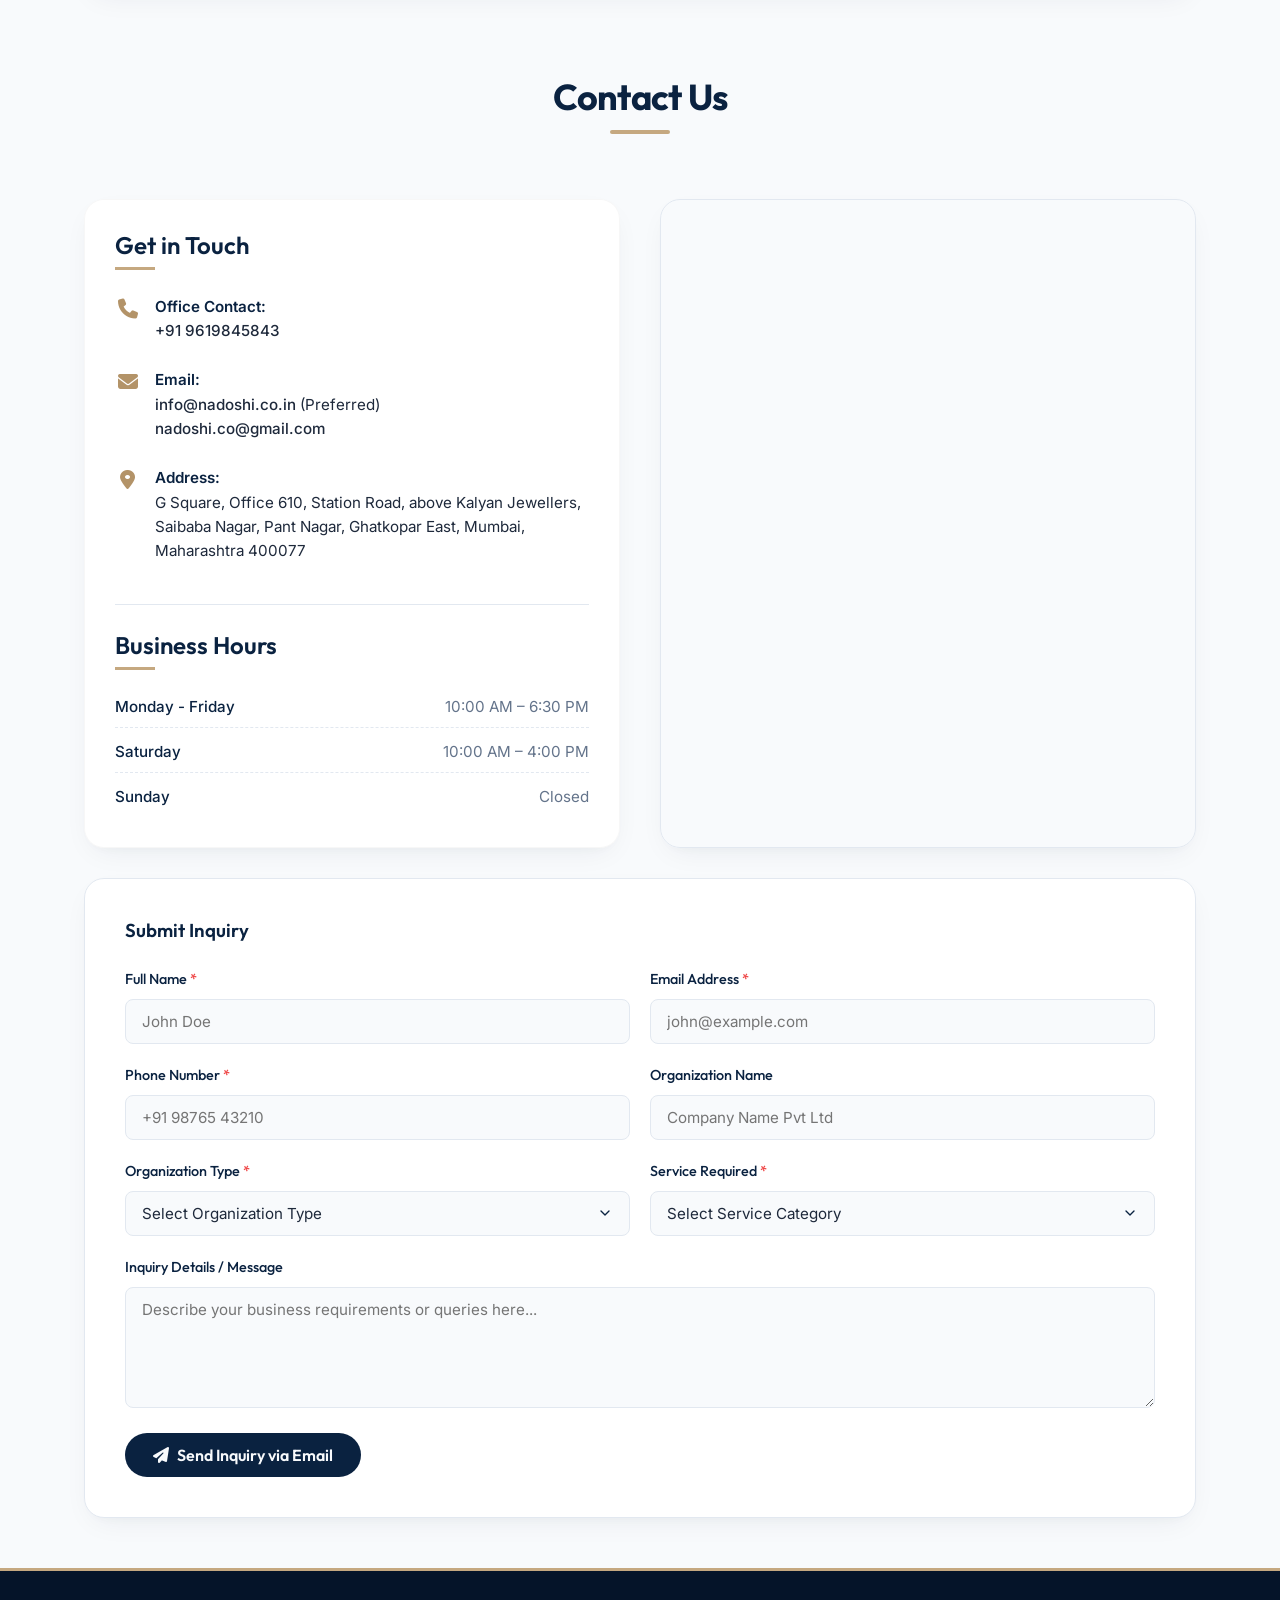
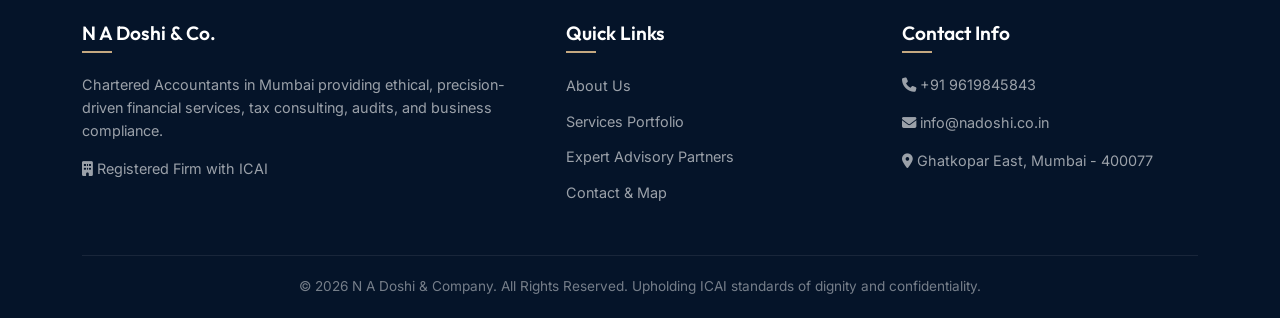
<file: services.html>
<!DOCTYPE html>
<html lang="en">
<head>
  <meta charset="UTF-8" />
  <meta name="viewport" content="width=device-width, initial-scale=1.0" />
  <title>Our Services | N A Doshi & Company</title>
  
  <meta name="description" content="Explore professional CA services provided by N. A. Doshi & Co. in Mumbai. Auditing, tax compliance, GST consultation, NRI advisory, and corporate filings." />

  <!-- Font Awesome for modern icons -->
  <link rel="stylesheet" href="https://cdnjs.cloudflare.com/ajax/libs/font-awesome/6.4.0/css/all.min.css" />

  <!-- Global Stylesheet -->
  <link rel="stylesheet" href="style.css?v=1.1" />

  <!-- AOS Animation Library -->
  <link href="https://unpkg.com/aos@2.3.4/dist/aos.css" rel="stylesheet" />
</head>
<body>

  <!-- Sticky Header -->
  <header class="header">
    <div class="header-container">
      <a href="index.html" class="logo-container" id="nav-logo">
        <img src="nadoshi2.png" alt="N A Doshi & Company Logo" />
      </a>
      
      <!-- Desktop Navigation -->
      <nav class="navbar" id="desktop-navbar">
        <a href="index.html" class="nav-link">About</a>
        <a href="services.html" class="nav-link">Services</a>
        <a href="Experts.html" class="nav-link">Experts</a>
        <a href="#contact" class="nav-link">Contact</a>
      </nav>

      <!-- Hamburger Menu for Mobile -->
      <button class="hamburger" aria-label="Toggle navigation" id="menu-toggle">
        <span></span>
        <span></span>
        <span></span>
      </button>
    </div>
  </header>

  <!-- Mobile Drawer Menu Overlay -->
  <div class="mobile-menu" id="mobile-drawer">
    <a href="index.html" class="nav-link">About</a>
    <a href="services.html" class="nav-link">Services</a>
    <a href="Experts.html" class="nav-link">Experts</a>
    <a href="#contact" class="nav-link">Contact</a>
  </div>

  <!-- Services Section -->
  <main class="container" style="padding-top: 130px; padding-bottom: 60px;">
    <div class="section-header" data-aos="fade-up">
      <h2>Our Services</h2>
      <p>Providing strategic financial advisory and regulatory compliance services customized for startups, corporations, and NRI clients.</p>
    </div>

    <!-- 2x2 Responsive Card Grid -->
    <div class="card-grid-2" data-aos="fade-up" style="margin-bottom: 50px;">
      
      <!-- Card 1: Taxation -->
      <div class="service-card">
        <div class="service-card-header">
          <div class="service-icon-wrapper">
            <i class="fa-solid fa-scale-balanced"></i>
          </div>
          <h3>Taxation & Compliance</h3>
        </div>
        <div class="service-card-body">
          <ul>
            <li><strong>Direct Taxation:</strong> Annual Income Tax filing, tax planning, and optimization for businesses & individuals.</li>
            <li><strong>Indirect Taxation:</strong> Structuring tax liabilities, regulatory advisory, and state-level declarations.</li>
            <li><strong>Goods and Services Tax (GST):</strong> Monthly filings, annual reconciliation, GST audits, and refund representations.</li>
            <li><strong>NRI Taxation:</strong> Consultation on double taxation avoidance agreements (DTAA), asset repatriation, and filings.</li>
          </ul>
        </div>
      </div>

      <!-- Card 2: Auditing -->
      <div class="service-card">
        <div class="service-card-header">
          <div class="service-icon-wrapper">
            <i class="fa-solid fa-file-shield"></i>
          </div>
          <h3>Auditing & Assurance</h3>
        </div>
        <div class="service-card-body">
          <ul>
            <li><strong>Statutory Audits:</strong> Independent validation of financial state in compliance with the Companies Act.</li>
            <li><strong>Internal Audits:</strong> Evaluating corporate governance, risk assessment controls, and efficiency checking.</li>
            <li><strong>Tax Audits:</strong> Executing comprehensive audits under section 44AB of the Indian Income Tax Act.</li>
            <li><strong>Bank & Stock Audits:</strong> Conducting concurrent, branch, and stock verification audits for financial institutions.</li>
          </ul>
        </div>
      </div>

      <!-- Card 3: Financial Consulting -->
      <div class="service-card">
        <div class="service-card-header">
          <div class="service-icon-wrapper">
            <i class="fa-solid fa-chart-line"></i>
          </div>
          <h3>Financial Consulting & Advisory</h3>
        </div>
        <div class="service-card-body">
          <ul>
            <li><strong>Business Advisory:</strong> Designing entry strategies, financial structuring, and business modeling.</li>
            <li><strong>Financial Advisory:</strong> Wealth advisory, project reports, debt-equity structuring, and funding assistance.</li>
            <li><strong>Financial Accounting:</strong> Outsourced bookkeeping, ledger drafting, MIS report creation, and balance sheet finalization.</li>
          </ul>
        </div>
      </div>

      <!-- Card 4: Additional Services -->
      <div class="service-card">
        <div class="service-card-header">
          <div class="service-icon-wrapper">
            <i class="fa-solid fa-folder-plus"></i>
          </div>
          <h3>Additional Services</h3>
        </div>
        <div class="service-card-body">
          <ul>
            <li><strong>Transfer Pricing:</strong> International transaction auditing, cross-border documentation, and local pricing studies.</li>
            <li><strong>Representation:</strong> Representing clients before Tax Authorities, Appellate Tribunals, and GST commissioners.</li>
            <li><strong>Incorporations:</strong> Fast-track Company, LLP, Trust, and Partnership registrations.</li>
            <li><strong>Secretarial Compliance:</strong> MCA filings, annual returns, board meeting document preparation, and CS compliance.</li>
            <li><strong>Transaction Advisory:</strong> Deal structuring, due diligence audits, and merger-acquisition accounting support.</li>
          </ul>
        </div>
      </div>

    </div>

    <!-- Call to Action Banner -->
    <div class="info-card text-center" data-aos="fade-up" style="padding: 40px 20px; background: var(--accent-light);">
      <h3 style="color: var(--primary); margin-bottom: 15px;">Need a custom solution for your business?</h3>
      <p style="max-width: 600px; margin: 0 auto 25px auto;">Our partners offer personalized consultancies to draft tax-efficient strategies that scale seamlessly alongside your business operations.</p>
      <a href="#inquiry" class="btn btn-primary">Schedule Consultation</a>
    </div>
  </main>

  <!-- Contact Us Section -->
  <section id="contact" class="container" style="padding-top: 20px; padding-bottom: 50px;">
    <div class="section-header" data-aos="fade-up">
      <h2>Contact Us</h2>
    </div>

    <div class="contact-grid" data-aos="fade-up">
      <!-- Info and Hours -->
      <div class="info-card" style="padding: 30px;">
        <h3>Get in Touch</h3>
        <ul class="contact-info-list">
          <li>
            <i class="fa-solid fa-phone"></i>
            <strong>Office Contact:</strong><br />
            <a href="tel:+919619845843">+91 9619845843</a>
          </li>
          <li>
            <i class="fa-solid fa-envelope"></i>
            <strong>Email:</strong><br />
            <a href="mailto:info@nadoshi.co.in">info@nadoshi.co.in</a> (Preferred)<br />
            <a href="mailto:nadoshi.co@gmail.com">nadoshi.co@gmail.com</a>
          </li>
          <li>
            <i class="fa-solid fa-location-dot"></i>
            <strong>Address:</strong><br />
            G Square, Office 610, Station Road, above Kalyan Jewellers, Saibaba Nagar, Pant Nagar, Ghatkopar East, Mumbai, Maharashtra 400077
          </li>
        </ul>

        <h3 style="margin-top: 40px; border-top: 1px solid var(--border-color); padding-top: 25px;">Business Hours</h3>
        <div class="business-hours">
          <div class="hours-row">
            <span>Monday - Friday</span>
            <span>10:00 AM – 6:30 PM</span>
          </div>
          <div class="hours-row">
            <span>Saturday</span>
            <span>10:00 AM – 4:00 PM</span>
          </div>
          <div class="hours-row">
            <span>Sunday</span>
            <span>Closed</span>
          </div>
        </div>
      </div>

      <!-- Map & Directions -->
      <div class="map-container">
        <iframe 
          title="N A Doshi & Company Ghatkopar Office Map"
          src="https://www.google.com/maps/embed?pb=!1m18!1m12!1m3!1d3770.0768564295324!2d72.9035831!3d19.0837638!2m3!1f0!2f0!3f0!3m2!1i1024!2i768!4f13.1!3m3!1m2!1s0x3be7c62c6a0c5719%3A0x9c09503579dd2cac!2sN+A+Doshi+%26+Company!5e0!3m2!1sen!2sin!4v1718360000000!5m2!1sen!2sin" 
          allowfullscreen="" 
          loading="lazy" 
          referrerpolicy="no-referrer-when-downgrade">
        </iframe>
      </div>
    </div>

    <!-- Contact Form (Custom Inquiry Form) -->
    <div id="inquiry" class="form-card" data-aos="fade-up" style="margin-top: 30px;">
      <h3 style="margin-bottom: 25px;">Submit Inquiry</h3>
      <form id="inquiryForm" class="inquiry-form">
        <div class="form-grid">
          <div class="form-group">
            <label for="fullName">Full Name <span>*</span></label>
            <input type="text" id="fullName" required placeholder="John Doe" />
          </div>
          <div class="form-group">
            <label for="emailAddr">Email Address <span>*</span></label>
            <input type="email" id="emailAddr" required placeholder="john@example.com" />
          </div>
          <div class="form-group">
            <label for="phoneNum">Phone Number <span>*</span></label>
            <input type="tel" id="phoneNum" required placeholder="+91 98765 43210" />
          </div>
          <div class="form-group">
            <label for="orgName">Organization Name</label>
            <input type="text" id="orgName" placeholder="Company Name Pvt Ltd" />
          </div>
          <div class="form-group">
            <label for="orgType">Organization Type <span>*</span></label>
            <select id="orgType" required>
              <option value="" disabled selected>Select Organization Type</option>
              <option value="Proprietorship">Proprietorship</option>
              <option value="Partnership">Partnership Firm</option>
              <option value="LLP">Limited Liability Partnership (LLP)</option>
              <option value="Pvt Ltd">Private Limited Company (Pvt Ltd)</option>
              <option value="Public Ltd">Public Limited Company</option>
              <option value="Startup">Startup / DPIIT Registered Venture</option>
              <option value="NGO / Trust">NGO / Society / Trust</option>
              <option value="Charitable / Religious Trust">Charitable / Religious Trust</option>
              <option value="Individual">Individual / Freelancer</option>
              <option value="Other">Other</option>
            </select>
          </div>
          <div class="form-group">
            <label for="serviceReq">Service Required <span>*</span></label>
            <select id="serviceReq" required>
              <option value="" disabled selected>Select Service Category</option>
              <option value="Taxation & Compliance">Taxation & Compliance (Income Tax, GST, NRI)</option>
              <option value="Auditing & Assurance">Auditing & Assurance (Statutory, Tax, Internal, Bank)</option>
              <option value="Financial Consulting & Advisory">Financial Consulting & Advisory (Funding, Accounting)</option>
              <option value="Company / LLP Incorporation">Company / LLP Incorporation & Registrations</option>
              <option value="Company Secretarial (MCA) Compliance">Company Secretarial (MCA) Compliance</option>
              <option value="Other Services">Other Financial / Regulatory Services</option>
            </select>
          </div>
        </div>
        <div class="form-group" style="margin-top: 20px;">
          <label for="message">Inquiry Details / Message</label>
          <textarea id="message" rows="5" placeholder="Describe your business requirements or queries here..."></textarea>
        </div>
        <button type="submit" class="btn btn-primary" style="margin-top: 25px; border: none; font-size: 1rem;">
          <i class="fa-solid fa-paper-plane"></i> Send Inquiry via Email
        </button>
      </form>
    </div>
  </section>

  <!-- Global Footer -->
  <footer class="footer">
    <div class="footer-content">
      <div class="footer-column">
        <h3>N A Doshi & Co.</h3>
        <p>Chartered Accountants in Mumbai providing ethical, precision-driven financial services, tax consulting, audits, and business compliance.</p>
        <p><i class="fa-solid fa-building"></i> Registered Firm with ICAI</p>
      </div>
      <div class="footer-column">
        <h3>Quick Links</h3>
        <ul class="footer-links">
          <li><a href="index.html">About Us</a></li>
          <li><a href="services.html">Services Portfolio</a></li>
          <li><a href="Experts.html">Expert Advisory Partners</a></li>
          <li><a href="#contact">Contact & Map</a></li>
        </ul>
      </div>
      <div class="footer-column">
        <h3>Contact Info</h3>
        <p><i class="fa-solid fa-phone"></i> <a href="tel:+919619845843">+91 9619845843</a></p>
        <p><i class="fa-solid fa-envelope"></i> <a href="mailto:info@nadoshi.co.in">info@nadoshi.co.in</a></p>
        <p><i class="fa-solid fa-location-dot"></i> <a href="https://maps.app.goo.gl/F3PTbHTdzbsGvwiL7" target="_blank" rel="noopener">Ghatkopar East, Mumbai - 400077</a></p>
      </div>
    </div>
    <div class="footer-bottom">
      &copy; 2026 N A Doshi & Company. All Rights Reserved. Upholding ICAI standards of dignity and confidentiality.
    </div>
  </footer>

  <!-- AOS Animation Library Initialization -->
  <script src="https://unpkg.com/aos@2.3.4/dist/aos.js"></script>
  <script>
    AOS.init({
      duration: 800,
      easing: 'ease-out-cubic',
      once: true
    });
  </script>
  
  <!-- Custom scripts -->
  <script src="main.js"></script>
</body>
</html>
</file>
<file: style.css>
/* 
   N A Doshi & Company - Premium Style Sheet
   Designed for Authority, Trust, and Professional Excellence
*/

@import url('https://fonts.googleapis.com/css2?family=Inter:wght@300;400;500;600;700&family=Outfit:wght@300;400;500;600;700;800&display=swap');

/* --- Core Custom Properties --- */
:root {
  --primary: #0A2240;         /* Deep Corporate Navy */
  --primary-light: #15355e;   /* Light Navy */
  --primary-dark: #051429;    /* Dark Navy */
  --secondary: #0f62fe;       /* Sapphire Blue */
  --secondary-light: #e5efff; /* Light Sapphire background */
  --accent: #c5a880;          /* Warm Muted Gold */
  --accent-hover: #b39368;    /* Deep Gold Accent */
  --accent-light: #f7f4ef;    /* Soft Cream/Gold Tint */
  --text-primary: #1e293b;    /* Slate 800 */
  --text-muted: #64748b;      /* Slate 500 */
  --text-light: #f8fafc;      /* Slate 50 */
  --bg-light: #f8fafc;        /* Slate 50 background */
  --bg-card: #ffffff;
  --border-color: #e2e8f0;    /* Slate 200 */
  
  --font-heading: 'Outfit', sans-serif;
  --font-body: 'Inter', sans-serif;
  
  --transition-smooth: all 0.3s cubic-bezier(0.4, 0, 0.2, 1);
  --shadow-sm: 0 2px 8px rgba(10, 34, 64, 0.04);
  --shadow-md: 0 10px 30px -10px rgba(10, 34, 64, 0.08), 0 5px 15px -5px rgba(10, 34, 64, 0.04);
  --shadow-lg: 0 20px 40px -15px rgba(10, 34, 64, 0.12);
  --shadow-accent: 0 10px 20px -10px rgba(197, 168, 128, 0.4);
}

/* --- Global Reset & Defaults --- */
*, *::before, *::after {
  box-sizing: border-box;
  margin: 0;
  padding: 0;
}

html {
  scroll-behavior: smooth;
  font-size: 16px;
}

body {
  font-family: var(--font-body);
  color: var(--text-primary);
  background-color: var(--bg-light);
  line-height: 1.6;
  overflow-x: hidden;
}

/* --- Typography --- */
h1, h2, h3, h4, h5, h6 {
  font-family: var(--font-heading);
  color: var(--primary);
  font-weight: 600;
  line-height: 1.25;
}

p {
  margin-bottom: 1rem;
  font-size: 0.975rem;
  color: var(--text-muted);
}

strong {
  color: var(--primary);
  font-weight: 600;
}

/* --- Layout Elements --- */
.container {
  width: 90%;
  max-width: 1200px;
  margin: 0 auto;
  padding: 80px 20px;
}

.section {
  position: relative;
  margin-bottom: 40px;
}

.section-header {
  text-align: center;
  max-width: 700px;
  margin: 0 auto 50px auto;
  display: flex;
  flex-direction: column;
  align-items: center;
}

.section-header h2 {
  font-size: 2.25rem;
  position: relative;
  display: inline-block;
  padding-bottom: 15px;
  margin-bottom: 15px;
  font-weight: 700;
  letter-spacing: -0.02em;
  text-align: center;
}

.section-header h2::after {
  content: '';
  position: absolute;
  bottom: 0;
  left: 50%;
  transform: translateX(-50%);
  width: 60px;
  height: 4px;
  background: var(--accent);
  border-radius: 2px;
}

/* --- Buttons --- */
.btn {
  display: inline-flex;
  align-items: center;
  justify-content: center;
  padding: 12px 28px;
  border-radius: 30px;
  font-family: var(--font-heading);
  font-weight: 600;
  font-size: 0.95rem;
  text-decoration: none;
  cursor: pointer;
  transition: var(--transition-smooth);
  border: 2px solid transparent;
  gap: 8px;
}

.btn-primary {
  background: var(--primary);
  color: var(--text-light);
}

.btn-primary:hover {
  background: var(--accent);
  color: var(--primary);
  transform: translateY(-2px);
  box-shadow: var(--shadow-accent);
}

.btn-accent {
  background: var(--accent);
  color: var(--primary);
}

.btn-accent:hover {
  background: var(--primary);
  color: var(--text-light);
  transform: translateY(-2px);
  box-shadow: var(--shadow-md);
}

.btn-outline {
  border-color: var(--primary);
  color: var(--primary);
  background: transparent;
}

.btn-outline:hover {
  background: var(--primary);
  color: var(--text-light);
  transform: translateY(-2px);
}

/* --- Sticky Premium Header --- */
.header {
  background-color: rgba(255, 255, 255, 0.85);
  backdrop-filter: blur(12px);
  -webkit-backdrop-filter: blur(12px);
  width: 100%;
  position: fixed;
  top: 0;
  left: 0;
  z-index: 1000;
  height: 80px;
  box-shadow: var(--shadow-sm);
  border-bottom: 1px solid rgba(0, 37, 77, 0.06);
  transition: var(--transition-smooth);
}

.header.scrolled {
  height: 70px;
  background-color: rgba(10, 34, 64, 0.95);
  border-bottom: 2px solid var(--accent);
}

.header.scrolled .nav-link {
  color: var(--text-light);
}

.header.scrolled .nav-link:hover {
  color: var(--accent);
}

.header.scrolled .logo-container img {
  filter: brightness(0) invert(1);
}

.header-container {
  max-width: 1200px;
  width: 90%;
  height: 100%;
  margin: 0 auto;
  display: flex;
  justify-content: space-between;
  align-items: center;
}

.logo-container {
  display: flex;
  align-items: center;
  text-decoration: none;
}

.logo-container img {
  height: 50px;
  object-fit: contain;
  transition: var(--transition-smooth);
}

/* --- Navigation --- */
.navbar {
  display: flex;
  align-items: center;
  gap: 10px;
}

.nav-link {
  color: var(--primary);
  font-family: var(--font-heading);
  font-weight: 500;
  font-size: 0.95rem;
  padding: 8px 16px;
  text-decoration: none;
  border-radius: 20px;
  transition: var(--transition-smooth);
  position: relative;
}

.nav-link::after {
  content: '';
  position: absolute;
  bottom: 2px;
  left: 50%;
  transform: translateX(-50%) scaleX(0);
  width: 20px;
  height: 2px;
  background-color: var(--accent);
  transition: var(--transition-smooth);
}

.nav-link:hover::after,
.nav-link.active::after {
  transform: translateX(-50%) scaleX(1);
}

.nav-link:hover {
  color: var(--secondary);
}

/* --- Mobile Menu Elements --- */
.hamburger {
  display: none;
  flex-direction: column;
  justify-content: space-between;
  width: 24px;
  height: 18px;
  cursor: pointer;
  z-index: 1002;
  background: transparent;
  border: none;
}

.hamburger span {
  width: 100%;
  height: 2px;
  background-color: var(--primary);
  border-radius: 2px;
  transition: var(--transition-smooth);
}

.header.scrolled .hamburger span {
  background-color: var(--text-light);
}

/* Hamburger active state */
.hamburger.open span:nth-child(1) {
  transform: translateY(8px) rotate(45deg);
}

.hamburger.open span:nth-child(2) {
  opacity: 0;
}

.hamburger.open span:nth-child(3) {
  transform: translateY(-8px) rotate(-45deg);
}

.mobile-menu {
  position: fixed;
  top: 0;
  right: -100%;
  width: 300px;
  height: 100vh;
  background-color: rgba(10, 34, 64, 0.98);
  backdrop-filter: blur(20px);
  -webkit-backdrop-filter: blur(20px);
  box-shadow: -10px 0 30px rgba(0, 0, 0, 0.2);
  z-index: 1001;
  display: flex;
  flex-direction: column;
  padding: 100px 40px 40px 40px;
  gap: 20px;
  transition: right 0.4s cubic-bezier(0.16, 1, 0.3, 1);
}

.mobile-menu.open {
  right: 0;
}

.mobile-menu .nav-link {
  color: var(--text-light);
  font-size: 1.2rem;
  padding: 12px 0;
  border-radius: 0;
  border-bottom: 1px solid rgba(255, 255, 255, 0.08);
}

.mobile-menu .nav-link:hover {
  color: var(--accent);
  padding-left: 10px;
}

.mobile-menu .nav-link::after {
  display: none;
}

/* --- Hero & Slideshow Wrapper --- */
.hero-wrapper {
  margin-top: 100px;
  display: grid;
  grid-template-columns: 1.1fr 0.9fr;
  gap: 40px;
  align-items: center;
  background: var(--bg-card);
  border-radius: 24px;
  padding: 40px;
  box-shadow: var(--shadow-md);
  border: 1px solid rgba(197, 168, 128, 0.1);
}

.hero-content {
  padding-right: 20px;
}

.hero-badge {
  display: inline-flex;
  align-items: center;
  gap: 6px;
  background: var(--accent-light);
  color: var(--accent-hover);
  padding: 6px 16px;
  border-radius: 30px;
  font-size: 0.85rem;
  font-weight: 600;
  margin-bottom: 20px;
  border: 1px solid rgba(197, 168, 128, 0.3);
}

.hero-content h1 {
  font-size: 3rem;
  font-weight: 800;
  margin-bottom: 20px;
  letter-spacing: -0.03em;
}

.hero-content h1 span {
  color: var(--accent-hover);
  display: block;
}

.hero-content p {
  font-size: 1.1rem;
  line-height: 1.7;
  margin-bottom: 30px;
}

.hero-actions {
  display: flex;
  gap: 15px;
}

/* --- Slideshow --- */
.services-slideshow {
  width: 100%;
}

.slideshow-container {
  position: relative;
  width: 100%;
  border-radius: 20px;
  overflow: hidden;
  box-shadow: var(--shadow-lg);
  aspect-ratio: 4 / 3;
}

.slide {
  position: absolute;
  top: 0;
  left: 0;
  width: 100%;
  height: 100%;
  opacity: 0;
  transition: opacity 1s ease-in-out;
  display: flex;
  align-items: center;
  justify-content: center;
}

.slide.active-slide {
  opacity: 1;
  position: relative;
}

.slide img {
  width: 100%;
  height: 100%;
  object-fit: cover;
}

.slide::after {
  content: '';
  position: absolute;
  bottom: 0;
  left: 0;
  width: 100%;
  height: 50%;
  background: linear-gradient(transparent, rgba(10, 34, 64, 0.85));
}

.slide-caption {
  position: absolute;
  bottom: 20px;
  left: 20px;
  right: 20px;
  color: white;
  z-index: 2;
  font-family: var(--font-heading);
  font-size: 1.25rem;
  font-weight: 600;
  text-shadow: 0 2px 4px rgba(0,0,0,0.5);
  text-align: center;
}

/* --- Cards and Grid Framework --- */
.card-grid-3 {
  display: grid;
  grid-template-columns: repeat(3, 1fr);
  gap: 30px;
}

.card-grid-2 {
  display: grid;
  grid-template-columns: repeat(2, 1fr);
  gap: 30px;
}

/* Core Stat Cards */
.stats-container {
  display: grid;
  grid-template-columns: repeat(3, 1fr);
  gap: 20px;
  margin-top: 40px;
}

.stat-card {
  background: var(--bg-light);
  padding: 24px;
  border-radius: 16px;
  text-align: center;
  border: 1px solid var(--border-color);
  transition: var(--transition-smooth);
}

.stat-card:hover {
  transform: translateY(-4px);
  border-color: var(--accent);
}

.stat-card .number {
  font-family: var(--font-heading);
  font-size: 2.5rem;
  font-weight: 800;
  color: var(--primary);
  line-height: 1;
  margin-bottom: 5px;
}

.stat-card .label {
  font-size: 0.85rem;
  font-weight: 600;
  text-transform: uppercase;
  letter-spacing: 0.05em;
  color: var(--text-muted);
}

/* Info Cards */
.info-card {
  background: var(--bg-card);
  padding: 40px;
  border-radius: 20px;
  box-shadow: var(--shadow-md);
  border: 1px solid rgba(0, 0, 0, 0.03);
  transition: var(--transition-smooth);
}

.info-card:hover {
  box-shadow: var(--shadow-lg);
  transform: translateY(-4px);
}

.info-card h3 {
  font-size: 1.5rem;
  margin-bottom: 15px;
  position: relative;
  padding-bottom: 10px;
}

.info-card h3::after {
  content: '';
  position: absolute;
  bottom: 0;
  left: 0;
  width: 40px;
  height: 3px;
  background: var(--accent);
}

.info-card.text-center {
  text-align: center;
}

.info-card.text-center h3::after {
  left: 50%;
  transform: translateX(-50%);
}

/* Modern List Layout */
.feature-list {
  list-style: none;
}

.feature-list li {
  position: relative;
  padding-left: 32px;
  margin-bottom: 16px;
  font-size: 1rem;
}

.feature-list li::before {
  content: '\f00c';
  font-family: 'Font Awesome 6 Free', 'Font Awesome 5 Free';
  font-weight: 900;
  position: absolute;
  left: 0;
  top: 2px;
  width: 20px;
  height: 20px;
  background: var(--secondary-light);
  color: var(--secondary);
  border-radius: 50%;
  display: flex;
  align-items: center;
  justify-content: center;
  font-size: 0.65rem;
}

/* --- Services Page Styling --- */
.service-card {
  background: var(--bg-card);
  border-radius: 20px;
  overflow: hidden;
  box-shadow: var(--shadow-md);
  border: 1px solid var(--border-color);
  transition: var(--transition-smooth);
  height: 100%;
  display: flex;
  flex-direction: column;
}

.service-card:hover {
  transform: translateY(-6px);
  box-shadow: var(--shadow-lg);
  border-color: var(--accent);
}

.service-card-header {
  background: var(--primary);
  color: white;
  padding: 30px;
  position: relative;
  display: flex;
  align-items: center;
  gap: 15px;
}

.service-card-header h3 {
  color: white;
  margin: 0;
  font-size: 1.35rem;
}

.service-icon-wrapper {
  width: 50px;
  height: 50px;
  background: rgba(255, 255, 255, 0.1);
  border-radius: 12px;
  display: flex;
  align-items: center;
  justify-content: center;
  font-size: 1.5rem;
  color: var(--accent);
}

.service-card-body {
  padding: 30px;
  flex-grow: 1;
}

.service-card-body ul {
  list-style: none;
}

.service-card-body li {
  position: relative;
  padding-left: 28px;
  margin-bottom: 12px;
  color: var(--text-muted);
  font-size: 0.95rem;
  border-bottom: 1px dashed var(--border-color);
  padding-bottom: 8px;
}

.service-card-body li:last-child {
  border-bottom: none;
  margin-bottom: 0;
  padding-bottom: 0;
}

.service-card-body li::before {
  content: '\f105';
  font-family: 'Font Awesome 6 Free', 'Font Awesome 5 Free';
  font-weight: 900;
  position: absolute;
  left: 0;
  color: var(--accent-hover);
  font-size: 0.9rem;
}

/* --- Experts Section Styling --- */
.expert-profile-card {
  background: var(--bg-card);
  border-radius: 20px;
  overflow: hidden;
  box-shadow: var(--shadow-md);
  border: 1px solid var(--border-color);
  margin-bottom: 40px;
  display: grid;
  grid-template-columns: 280px 1fr;
  transition: var(--transition-smooth);
}

.expert-profile-card:hover {
  box-shadow: var(--shadow-lg);
  border-color: var(--accent);
}

.expert-image-container {
  position: relative;
  height: 100%;
  min-height: 280px;
}

.expert-image-container img {
  width: 100%;
  height: 100%;
  object-fit: cover;
}

.expert-details {
  padding: 40px;
  display: flex;
  flex-direction: column;
  justify-content: center;
}

.expert-details h3 {
  font-size: 1.65rem;
  margin-bottom: 5px;
}

.expert-role {
  color: var(--accent-hover);
  font-weight: 600;
  font-family: var(--font-heading);
  text-transform: uppercase;
  font-size: 0.85rem;
  letter-spacing: 0.05em;
  margin-bottom: 15px;
}

.expert-qualifications {
  display: flex;
  flex-wrap: wrap;
  gap: 8px;
  margin-bottom: 20px;
}

.qualification-badge {
  background: var(--secondary-light);
  color: var(--secondary);
  font-size: 0.75rem;
  font-weight: 700;
  padding: 4px 10px;
  border-radius: 4px;
}

.expert-details p {
  margin-bottom: 12px;
  font-size: 0.95rem;
}

.linkedin-btn {
  align-self: flex-start;
  margin-top: 15px;
  background: #0077b5;
  color: white;
  padding: 8px 18px;
  border-radius: 20px;
  text-decoration: none;
  font-size: 0.85rem;
  font-weight: 600;
  display: inline-flex;
  align-items: center;
  gap: 8px;
  transition: var(--transition-smooth);
}

.linkedin-btn:hover {
  background: #005987;
  transform: translateY(-2px);
}

/* Qualified Team Grid */
.team-member-card {
  background: var(--bg-card);
  padding: 30px;
  border-radius: 16px;
  border: 1px solid var(--border-color);
  box-shadow: var(--shadow-sm);
  transition: var(--transition-smooth);
}

.team-member-card:hover {
  border-color: var(--accent);
  transform: translateY(-4px);
}

.team-member-card h3 {
  font-size: 1.25rem;
  margin-bottom: 5px;
}

.team-member-card p {
  margin-bottom: 8px;
  font-size: 0.9rem;
}

/* --- Contact & Footer --- */
.contact-grid {
  display: grid;
  grid-template-columns: 1fr 1fr;
  gap: 40px;
}

.contact-info-list {
  list-style: none;
  margin-top: 25px;
}

.contact-info-list li {
  position: relative;
  padding-left: 40px;
  margin-bottom: 25px;
  font-size: 0.95rem;
}

.contact-info-list li i {
  position: absolute;
  left: 0;
  top: 4px;
  font-size: 1.25rem;
  color: var(--accent-hover);
  width: 25px;
  text-align: center;
}

.contact-info-list a {
  color: var(--text-primary);
  text-decoration: none;
  transition: var(--transition-smooth);
  font-weight: 500;
}

.contact-info-list a:hover {
  color: var(--secondary);
}

.map-container {
  position: relative;
  overflow: hidden;
  border-radius: 20px;
  box-shadow: var(--shadow-md);
  border: 1px solid var(--border-color);
  height: 100%;
  min-height: 300px;
}

.map-container iframe {
  width: 100%;
  height: 100%;
  border: 0;
}

.business-hours {
  display: flex;
  flex-direction: column;
  gap: 12px;
  margin-top: 25px;
}

.hours-row {
  display: flex;
  justify-content: space-between;
  border-bottom: 1px dashed var(--border-color);
  padding-bottom: 8px;
  font-size: 0.95rem;
}

.hours-row:last-child {
  border-bottom: none;
}

.hours-row span:first-child {
  font-weight: 500;
  color: var(--primary);
}

.hours-row span:last-child {
  color: var(--text-muted);
}

/* Contact Form Segment */
.form-card {
  background: var(--bg-card);
  padding: 40px;
  border-radius: 20px;
  box-shadow: var(--shadow-md);
  border: 1px solid var(--border-color);
  margin-top: 40px;
}

/* --- Testimonials Styling --- */
.testimonials-grid {
  display: grid;
  grid-template-columns: repeat(3, 1fr);
  gap: 25px;
}

.testimonial-card {
  background: var(--bg-card);
  padding: 30px;
  border-radius: 16px;
  border: 1px solid var(--border-color);
  box-shadow: var(--shadow-sm);
  position: relative;
  transition: var(--transition-smooth);
}

.testimonial-card:hover {
  transform: translateY(-4px);
  border-color: var(--accent);
  box-shadow: var(--shadow-md);
}

.testimonial-card .quote-icon {
  position: absolute;
  top: 25px;
  right: 25px;
  font-size: 2rem;
  color: rgba(197, 168, 128, 0.15);
}

.stars {
  color: #fbbf24;
  margin-bottom: 15px;
  font-size: 0.9rem;
}

.testimonial-text {
  font-size: 0.95rem;
  font-style: italic;
  line-height: 1.6;
  margin-bottom: 20px;
  color: var(--text-primary);
}

.testimonial-author {
  font-family: var(--font-heading);
  font-weight: 600;
  font-size: 0.95rem;
  color: var(--primary);
}

/* --- Footer --- */
.footer {
  background-color: var(--primary-dark);
  color: rgba(255, 255, 255, 0.7);
  padding: 50px 20px 20px 20px;
  border-top: 3px solid var(--accent);
}

.footer-content {
  max-width: 1200px;
  width: 90%;
  margin: 0 auto;
  display: grid;
  grid-template-columns: 1.5fr 1fr 1fr;
  gap: 40px;
  padding-bottom: 40px;
  border-bottom: 1px solid rgba(255, 255, 255, 0.08);
}

.footer-column h3 {
  color: white;
  font-size: 1.2rem;
  margin-bottom: 20px;
  position: relative;
  padding-bottom: 8px;
}

.footer-column h3::after {
  content: '';
  position: absolute;
  bottom: 0;
  left: 0;
  width: 30px;
  height: 2px;
  background: var(--accent);
}

.footer-column p {
  color: rgba(255, 255, 255, 0.6);
  font-size: 0.9rem;
  margin-bottom: 15px;
}

.footer-links {
  list-style: none;
}

.footer-links li {
  margin-bottom: 10px;
}

.footer-links a {
  color: rgba(255, 255, 255, 0.6);
  text-decoration: none;
  font-size: 0.9rem;
  transition: var(--transition-smooth);
}

.footer-links a:hover {
  color: var(--accent);
  padding-left: 5px;
}

.footer-column p a {
  color: inherit;
  text-decoration: none;
  transition: var(--transition-smooth);
  display: inline-block;
}

.footer-column p a:hover {
  color: var(--accent);
}

.footer-bottom {
  max-width: 1200px;
  width: 90%;
  margin: 20px auto 0 auto;
  text-align: center;
  font-size: 0.85rem;
  color: rgba(255, 255, 255, 0.45);
}

/* --- Responsive Media Queries --- */

/* Laptops / Smaller Desktops */
@media (max-width: 1024px) {
  .hero-wrapper {
    padding: 30px;
    gap: 30px;
  }
  
  .hero-content h1 {
    font-size: 2.5rem;
  }
  
  .card-grid-3 {
    grid-template-columns: repeat(2, 1fr);
  }
  
  .testimonials-grid {
    grid-template-columns: repeat(2, 1fr);
  }
}

/* Tablets & Mobile Devices */
@media (max-width: 768px) {
  html {
    font-size: 15px;
  }
  
  .container {
    padding: 50px 15px;
  }
  
  .section-header h2 {
    font-size: 1.85rem;
  }
  
  /* Header adjustments */
  .header {
    height: 70px;
  }
  
  .navbar {
    display: none; /* Hide desktop links */
  }
  
  .hamburger {
    display: flex; /* Show hamburger */
  }
  
  /* Hero section responsiveness */
  .hero-wrapper {
    margin-top: 80px;
    grid-template-columns: 1fr;
    padding: 20px;
    gap: 30px;
    text-align: center;
  }
  
  .hero-content {
    padding-right: 0;
  }
  
  .hero-content h1 {
    font-size: 2.25rem;
  }
  
  .hero-content p {
    font-size: 1rem;
  }
  
  .hero-actions {
    justify-content: center;
  }
  
  /* Grid conversions to vertical lists */
  .card-grid-2, 
  .card-grid-3,
  .stats-container,
  .testimonials-grid,
  .contact-grid {
    grid-template-columns: 1fr;
    gap: 20px;
  }
  
  .expert-profile-card {
    grid-template-columns: 1fr;
  }
  
  .expert-image-container {
    height: 250px;
    min-height: auto;
  }
  
  .expert-details {
    padding: 25px;
  }
  
  .footer-content {
    grid-template-columns: 1fr;
    gap: 30px;
  }
}

/* Small phones */
@media (max-width: 480px) {
  .hero-content h1 {
    font-size: 1.85rem;
  }
  
  .hero-actions {
    flex-direction: column;
    gap: 10px;
  }
  
  .btn {
    width: 100%;
  }
}

/* --- Inquiry Form Styling --- */
.inquiry-form {
  width: 100%;
}

.form-grid {
  display: grid;
  grid-template-columns: repeat(2, 1fr);
  gap: 20px;
}

.form-group {
  display: flex;
  flex-direction: column;
  gap: 8px;
}

.form-group label {
  font-family: var(--font-heading);
  font-weight: 500;
  font-size: 0.9rem;
  color: var(--primary);
}

.form-group label span {
  color: #ef4444;
}

.form-group input,
.form-group select,
.form-group textarea {
  font-family: var(--font-body);
  font-size: 0.95rem;
  padding: 12px 16px;
  border: 1px solid var(--border-color);
  border-radius: 8px;
  background: var(--bg-light);
  color: var(--text-primary);
  transition: var(--transition-smooth);
  width: 100%;
}

.form-group input:focus,
.form-group select:focus,
.form-group textarea:focus {
  outline: none;
  border-color: var(--secondary);
  background: white;
  box-shadow: 0 0 0 3px rgba(15, 98, 254, 0.15);
}

.form-group select {
  cursor: pointer;
  appearance: none;
  background-image: url("data:image/svg+xml;charset=utf-8,%3Csvg xmlns='http://www.w3.org/2000/svg' viewBox='0 0 24 24' fill='none' stroke='%230A2240' stroke-width='2' stroke-linecap='round' stroke-linejoin='round'%3E%3Cpath d='m6 9 6 6 6-6'/%3E%3C/svg%3E");
  background-repeat: no-repeat;
  background-position: right 16px center;
  background-size: 16px;
  padding-right: 40px;
}

@media (max-width: 768px) {
  .form-grid {
    grid-template-columns: 1fr;
    gap: 15px;
  }
}

/* Left-aligned Card Title with Gold Accent Underline */
.card-title-accent {
  font-size: 2.25rem;
  position: relative;
  display: inline-block;
  padding-bottom: 15px;
  margin-bottom: 15px;
  font-weight: 700;
  letter-spacing: -0.02em;
  color: var(--primary);
}

.card-title-accent::after {
  content: '';
  position: absolute;
  bottom: 0;
  left: 0;
  width: 60px;
  height: 4px;
  background: var(--accent);
  border-radius: 2px;
}
</file>
